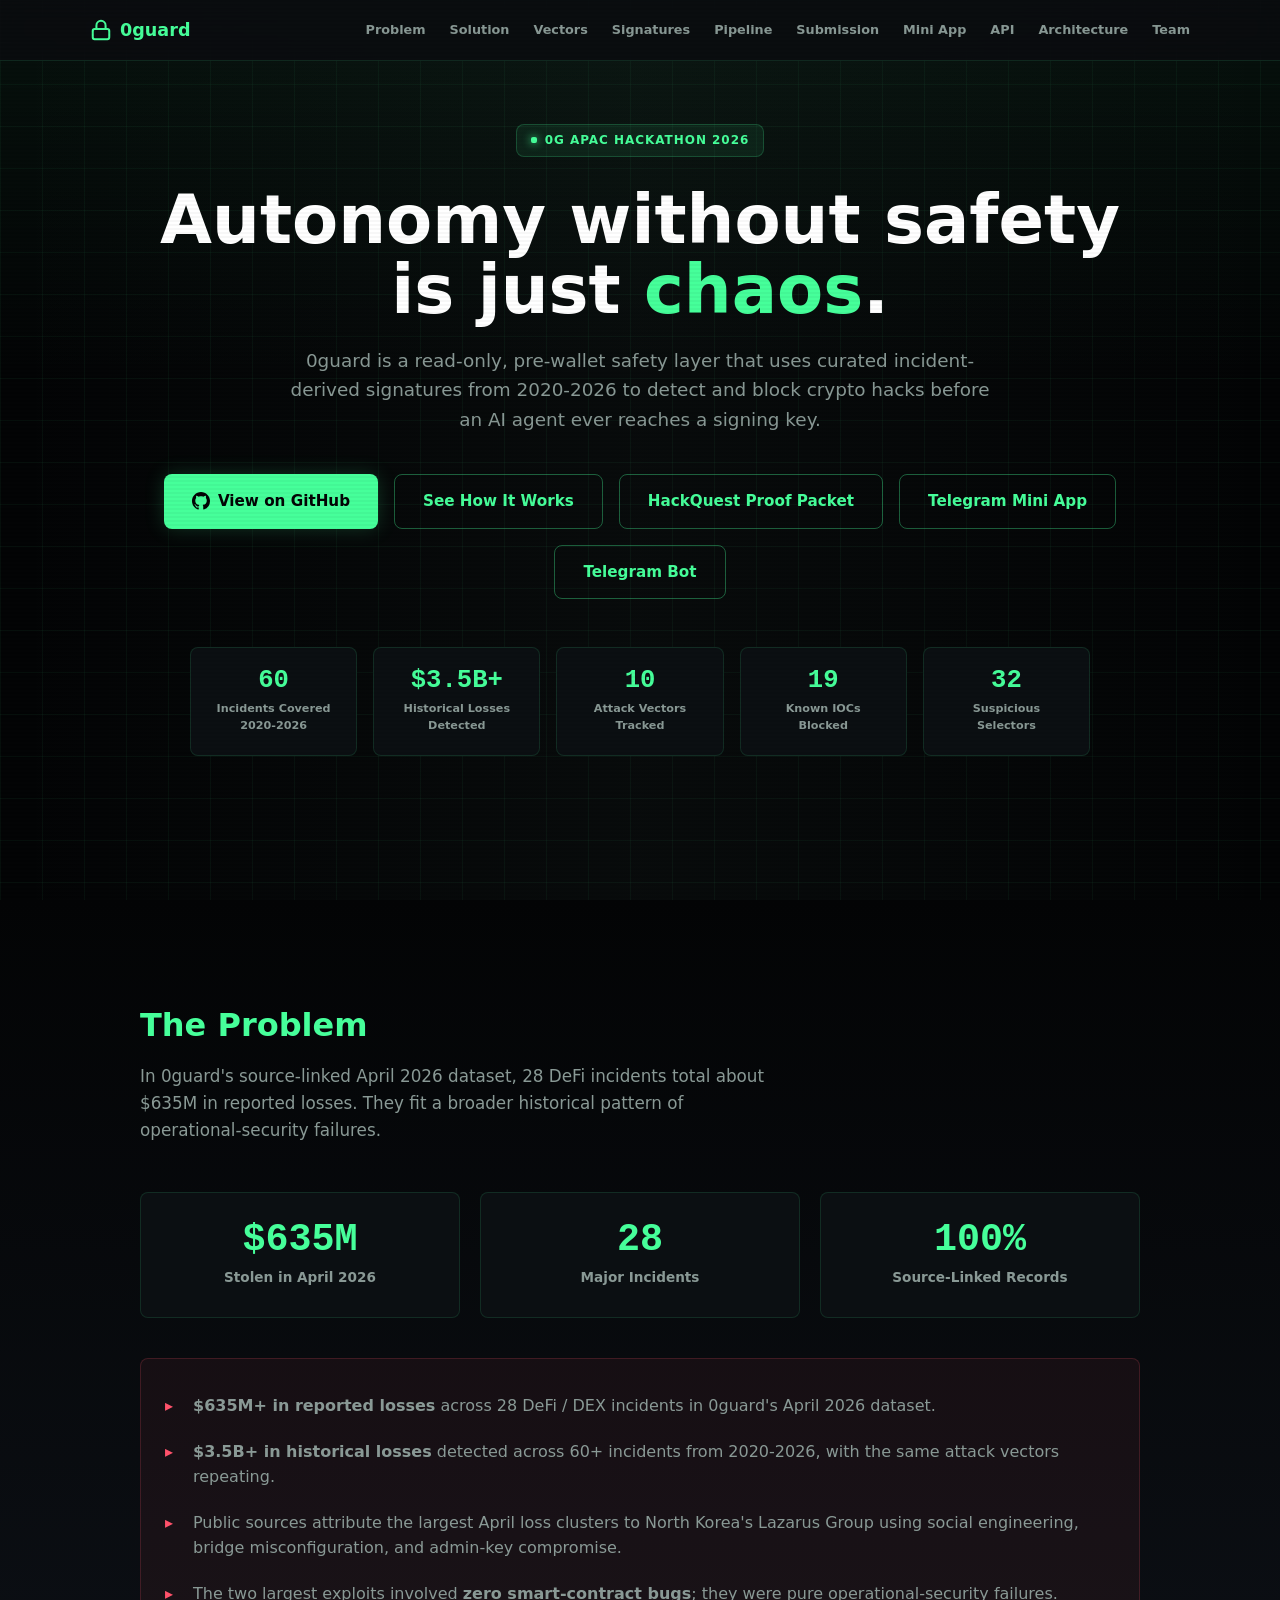
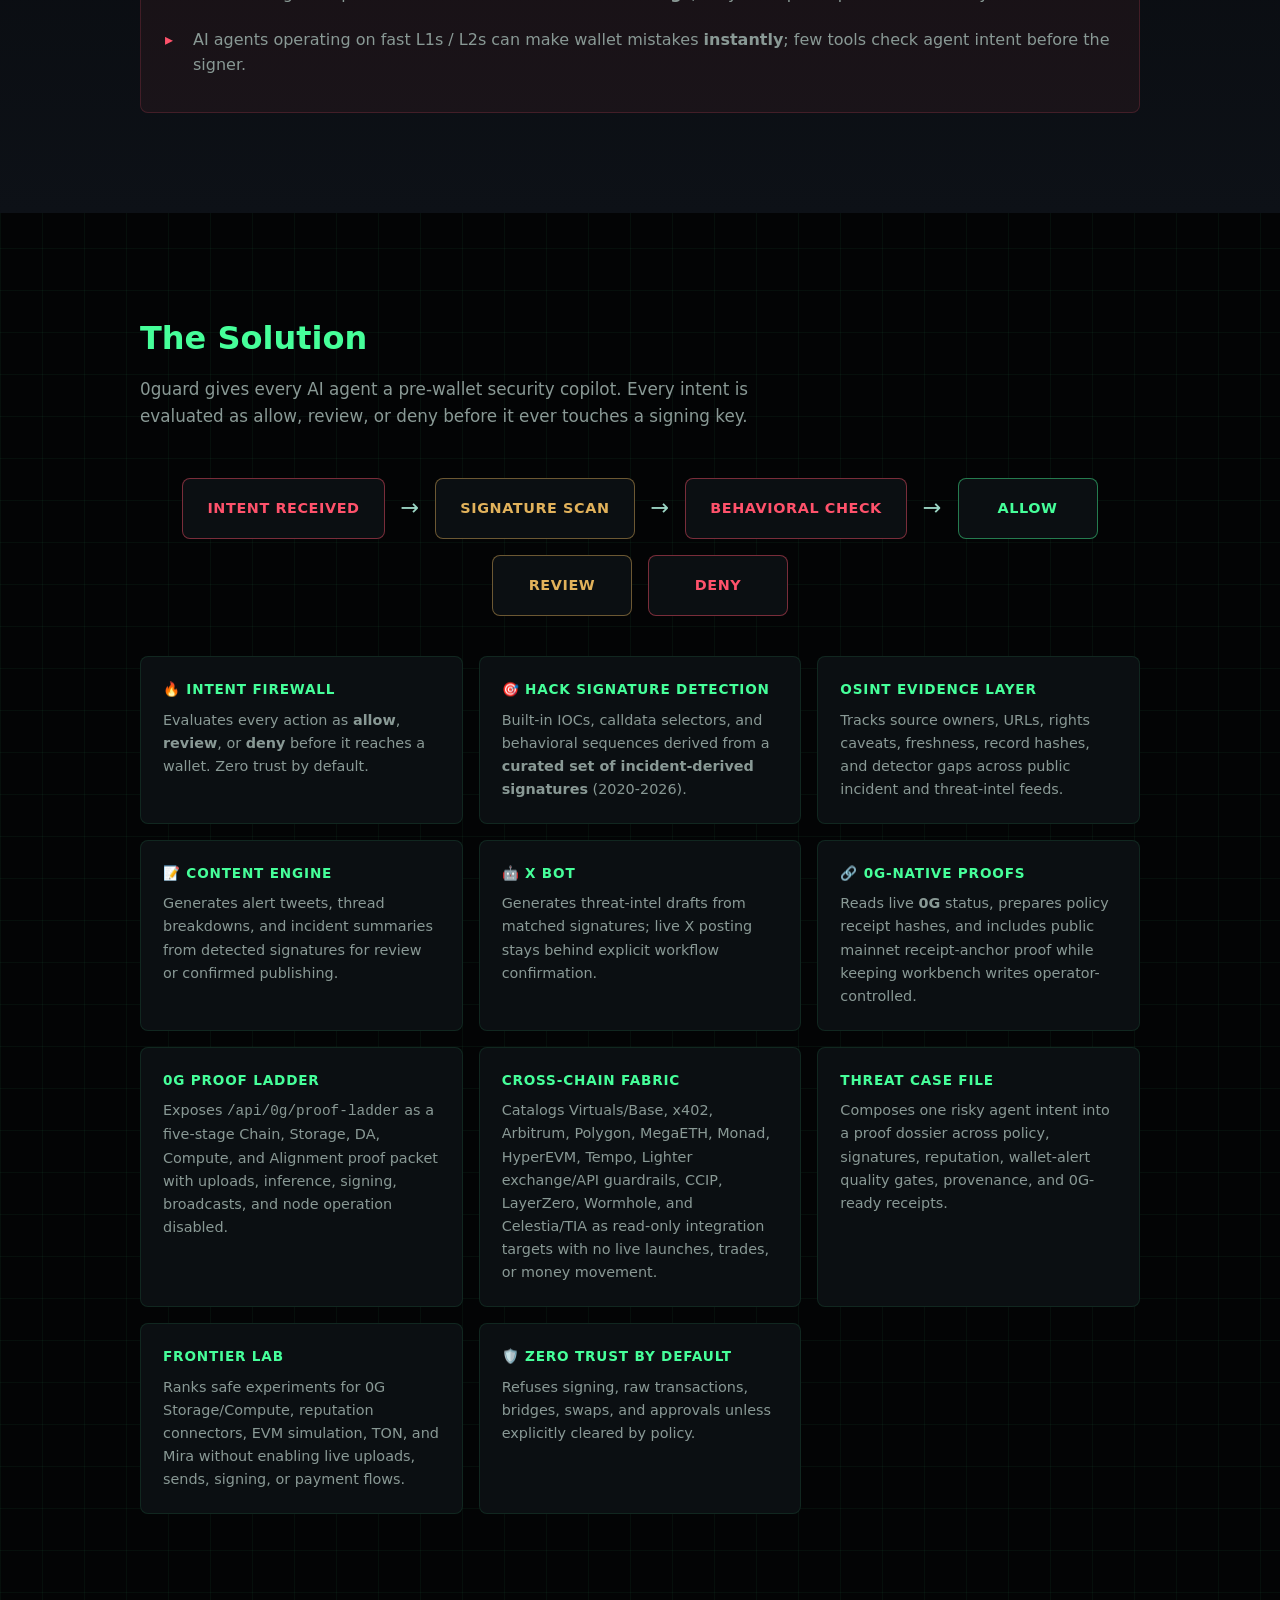
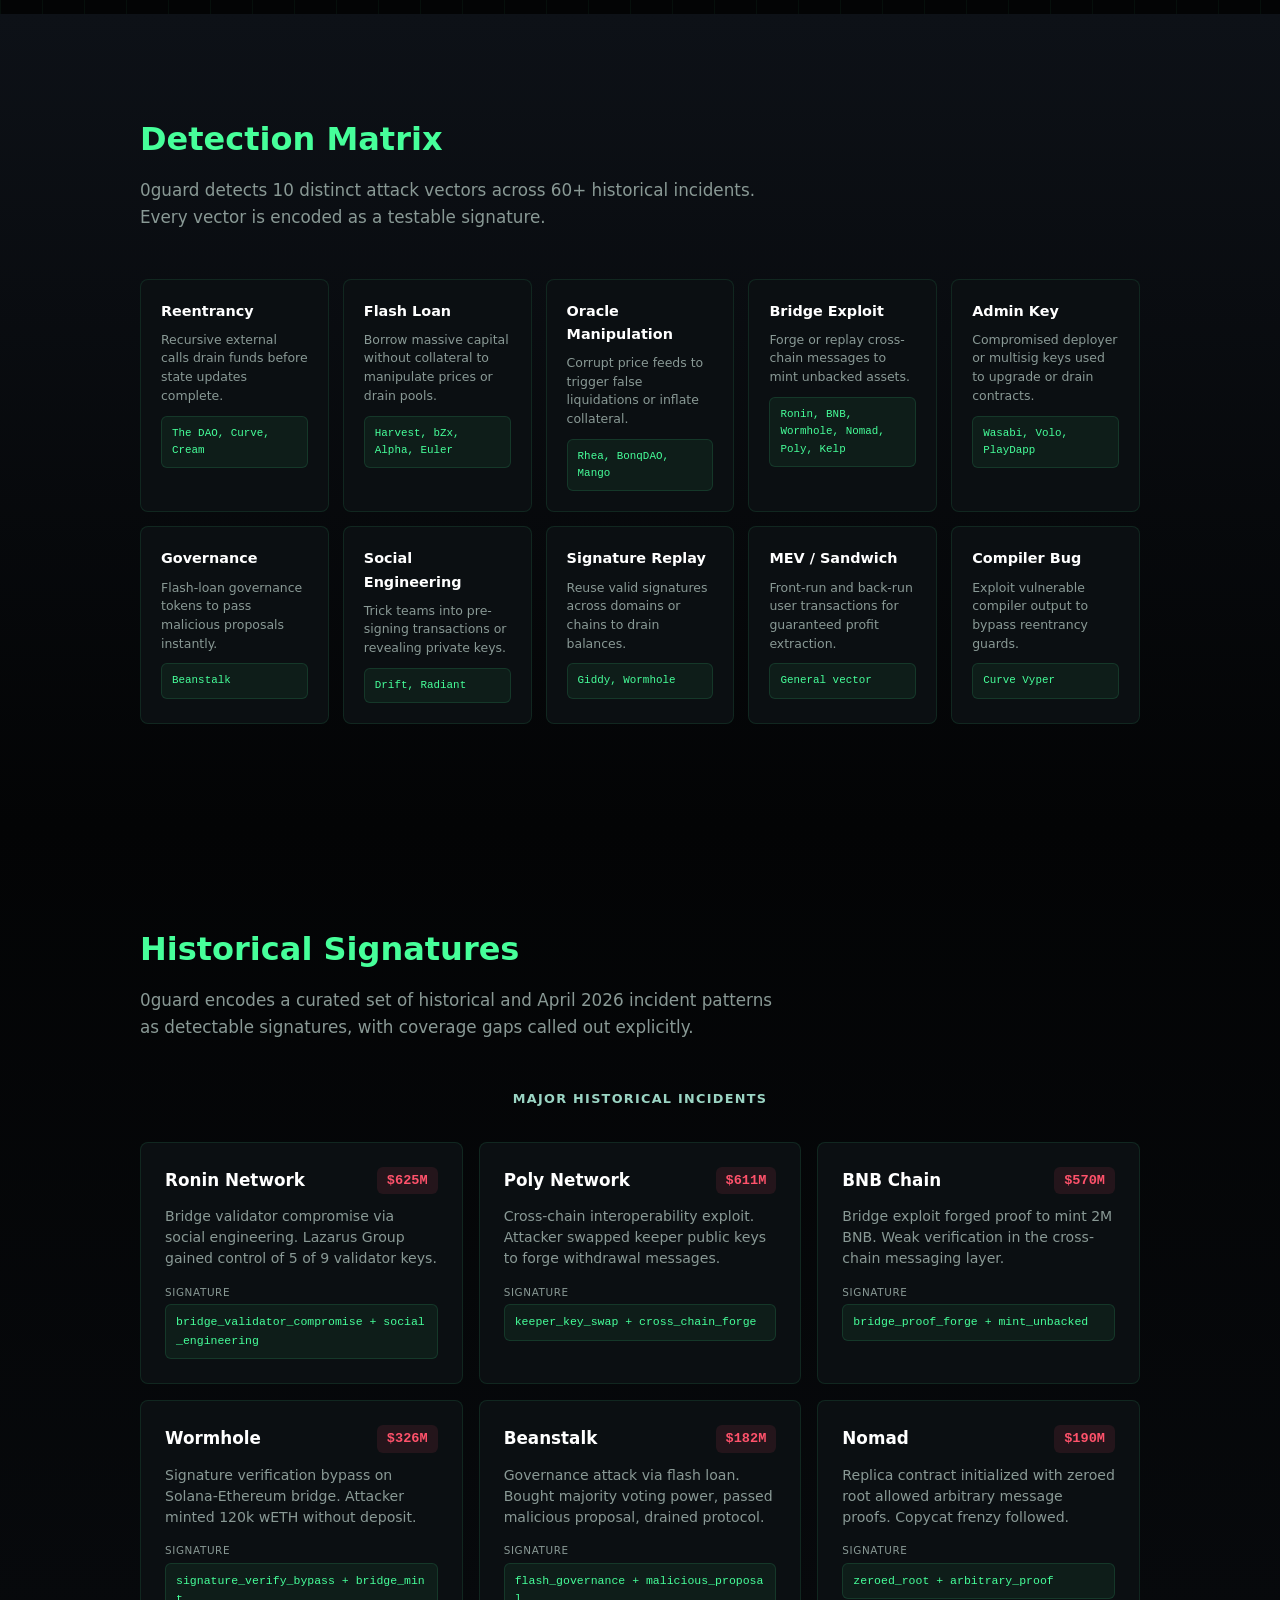
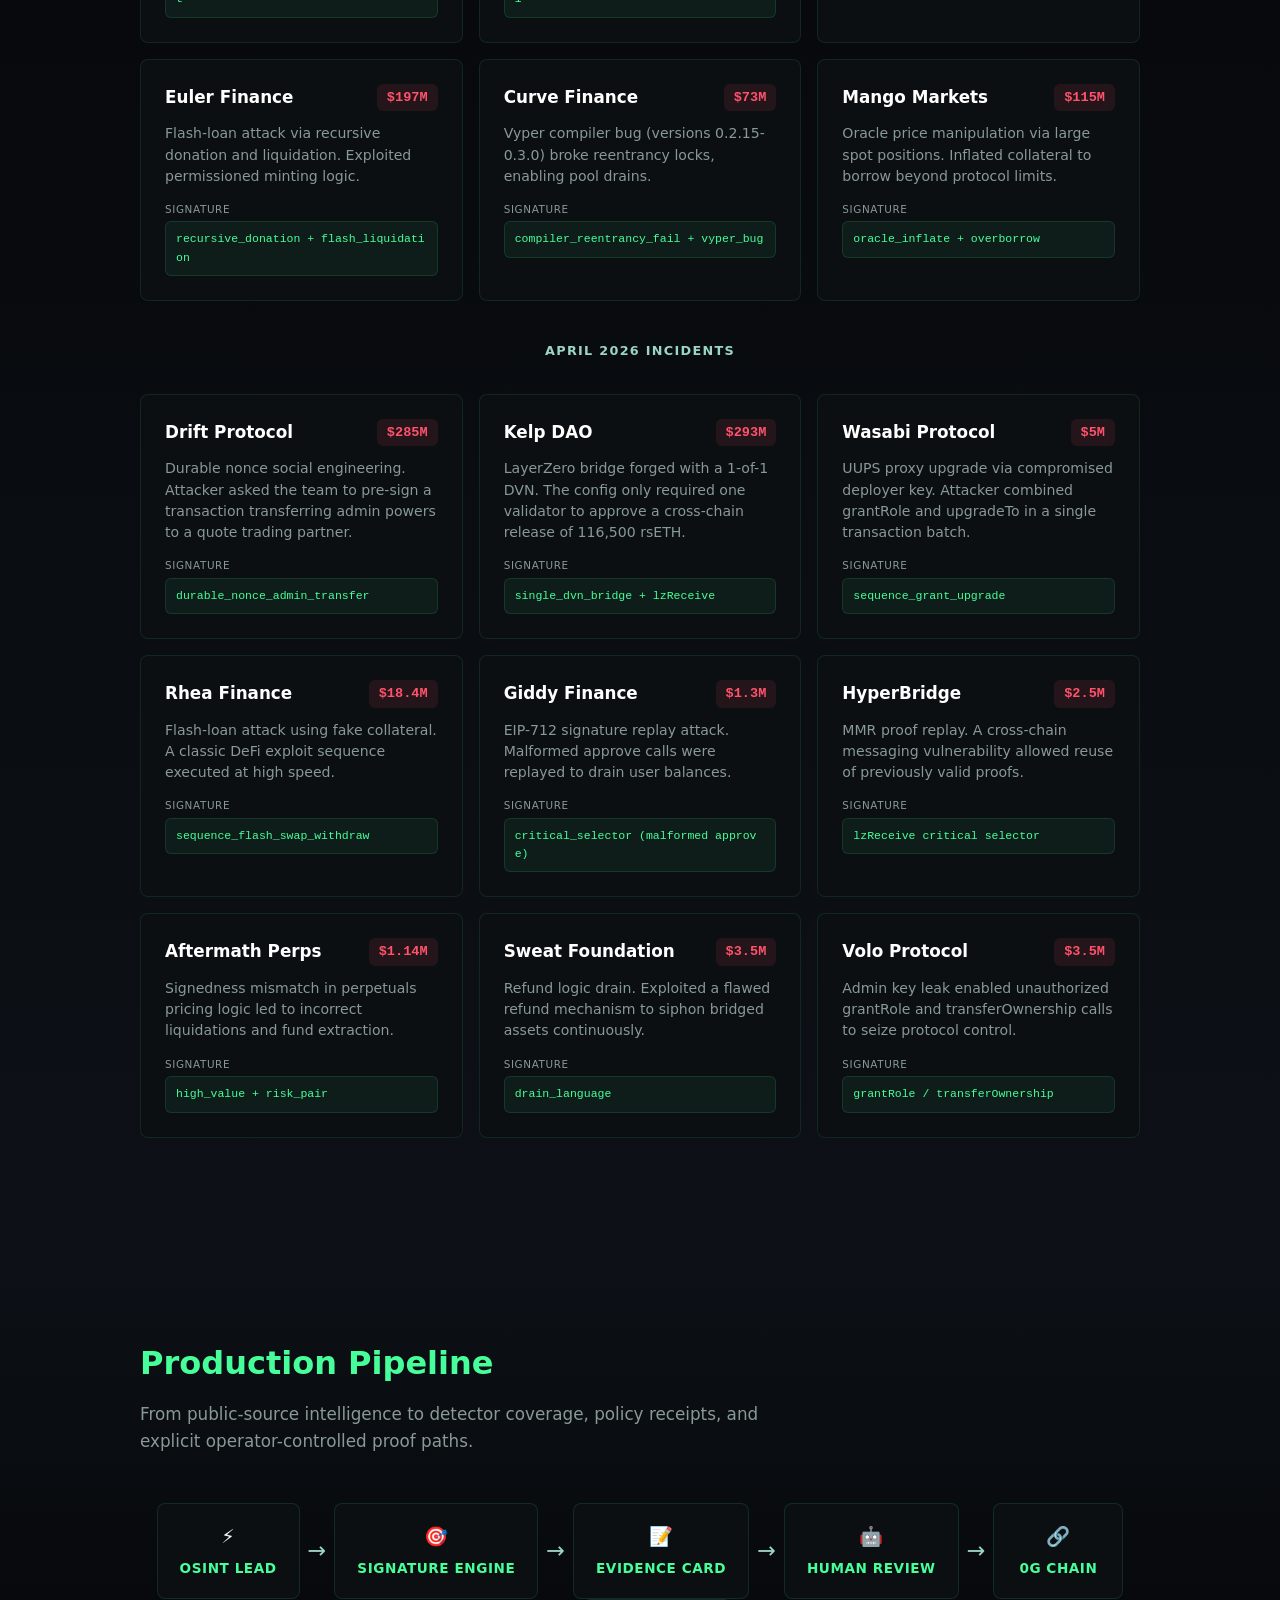
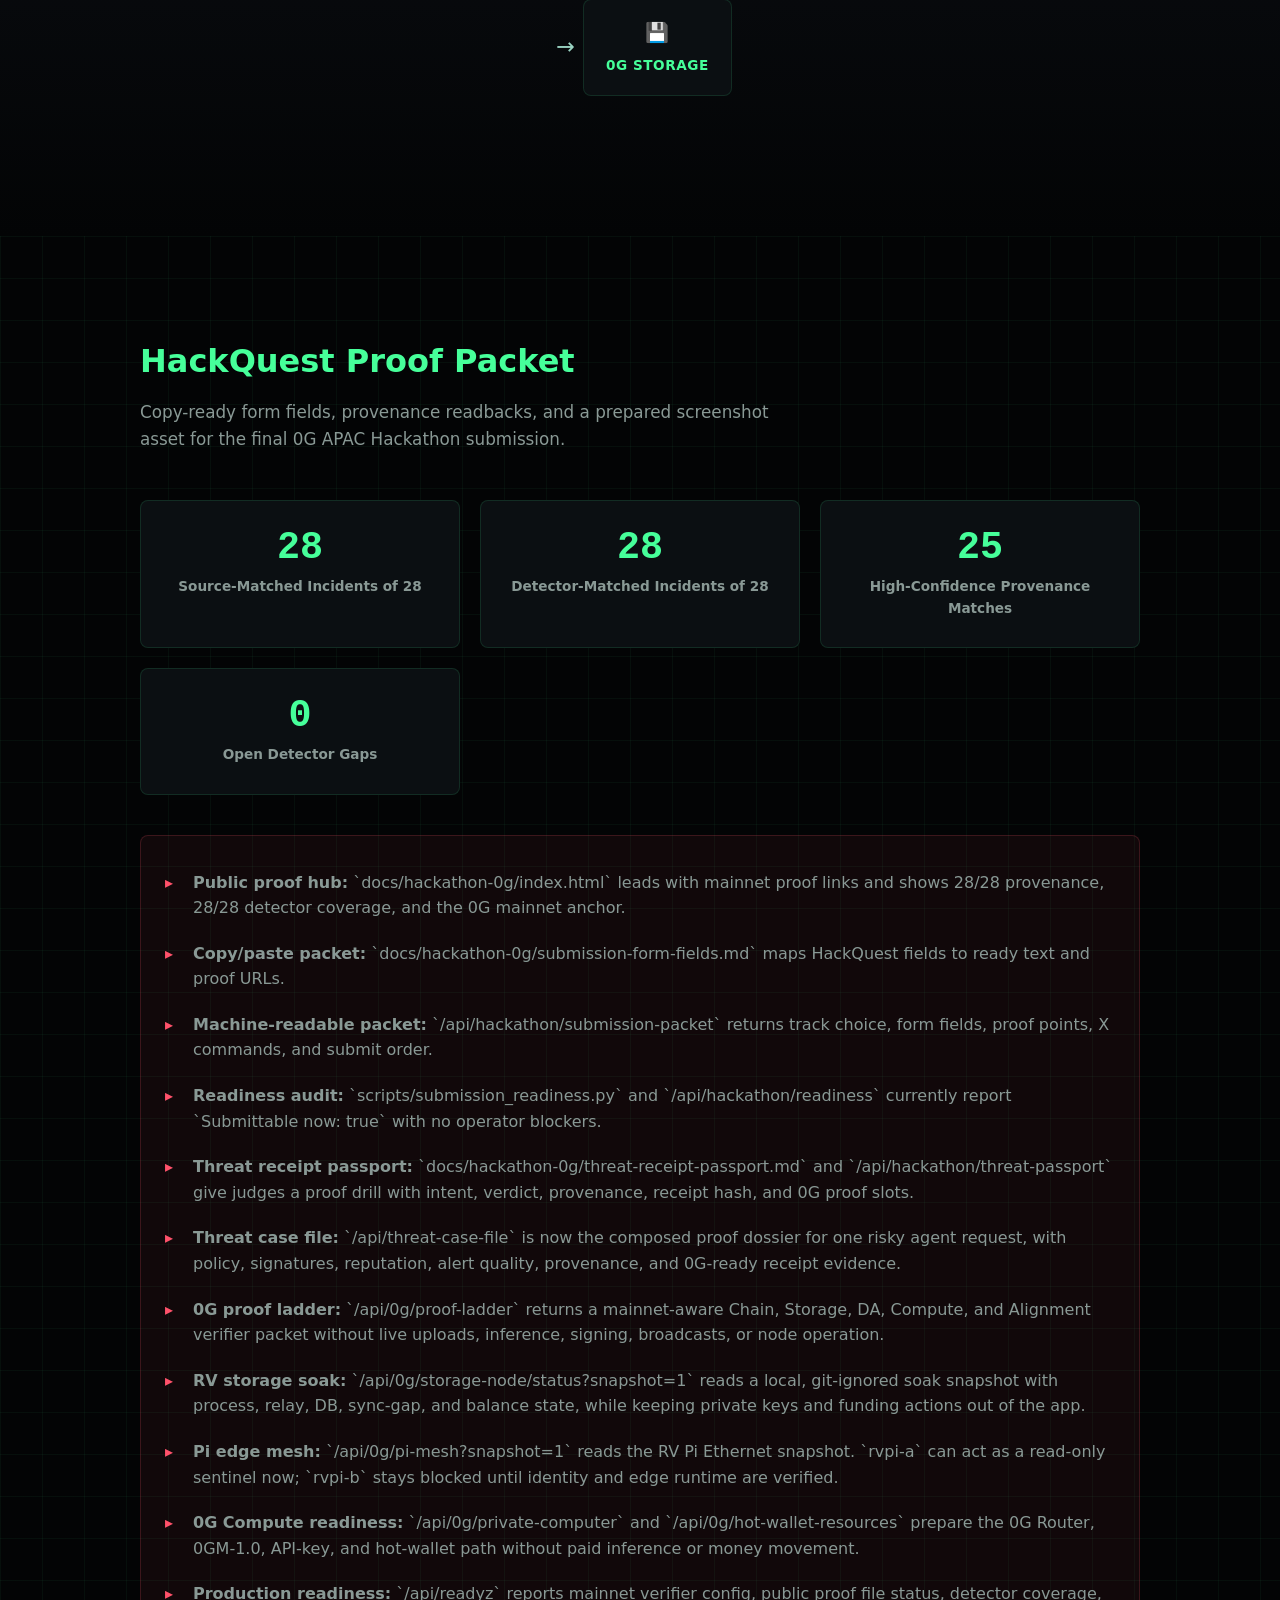
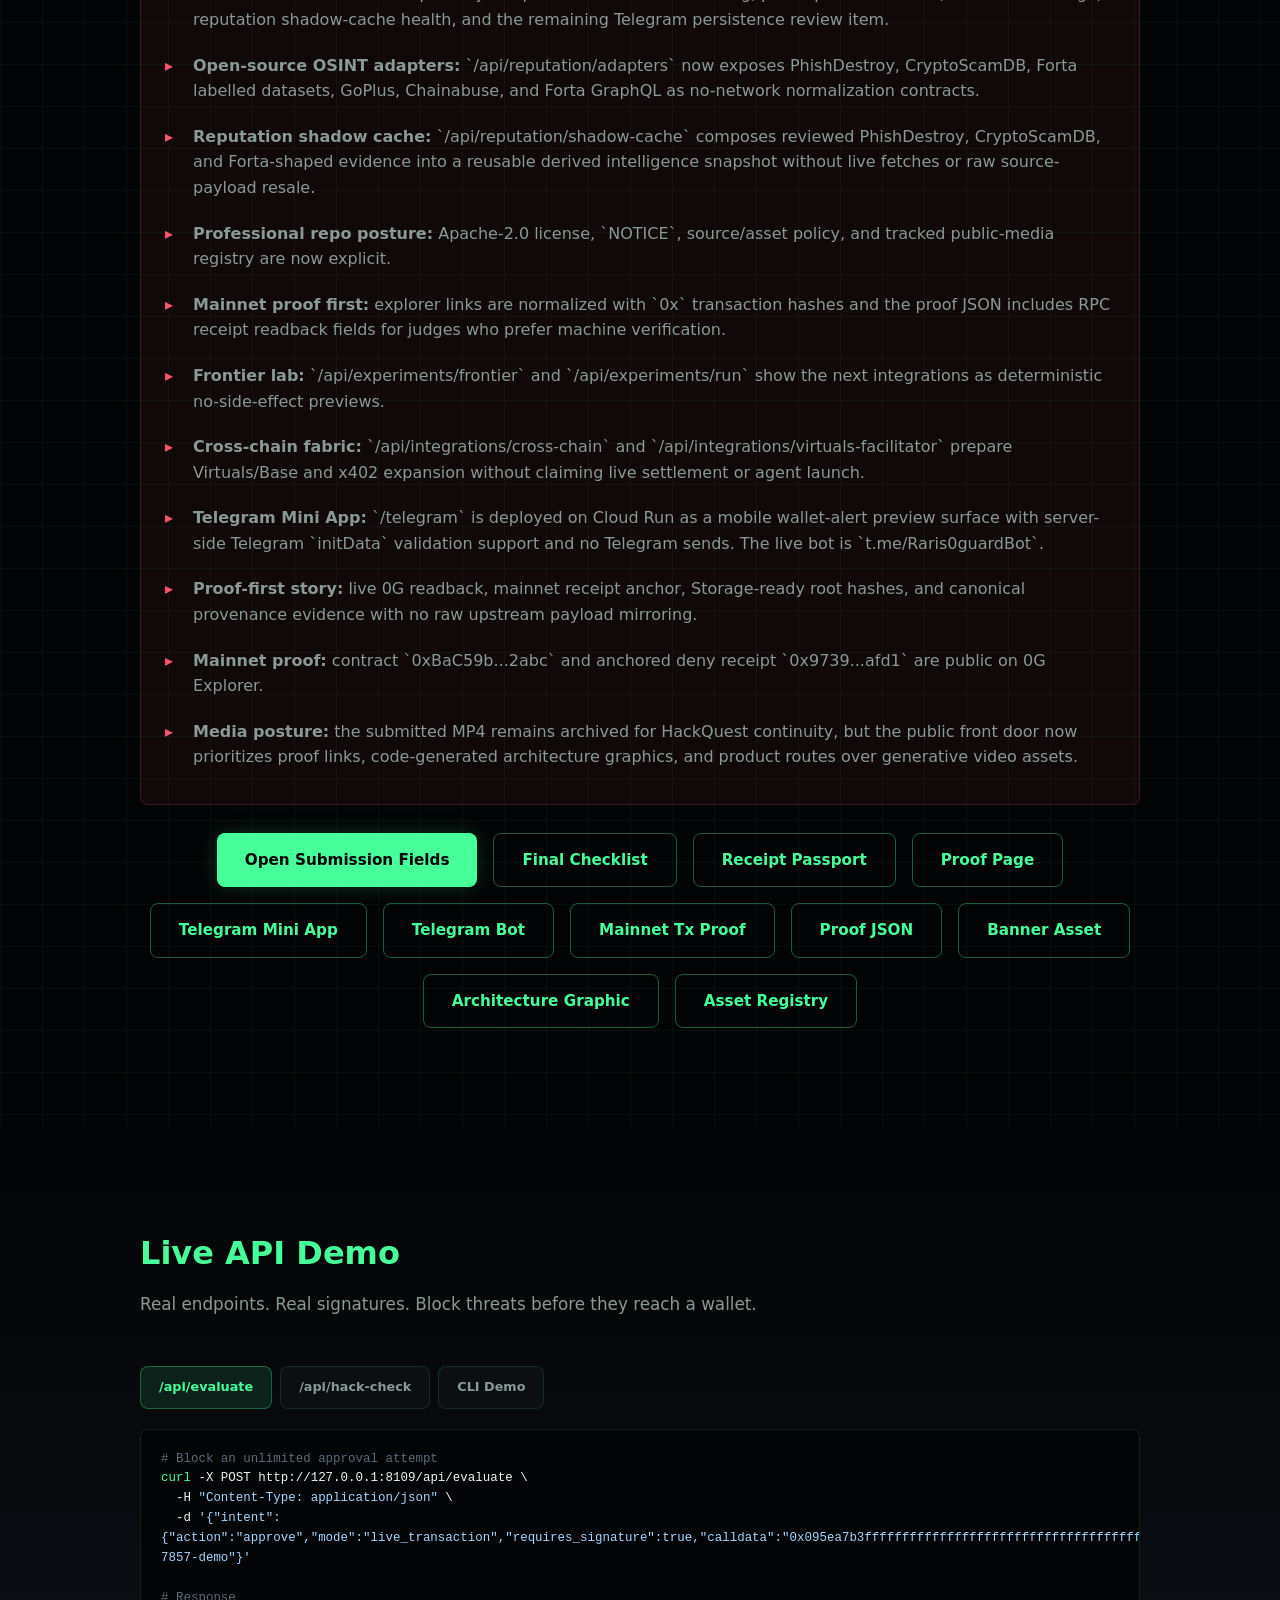
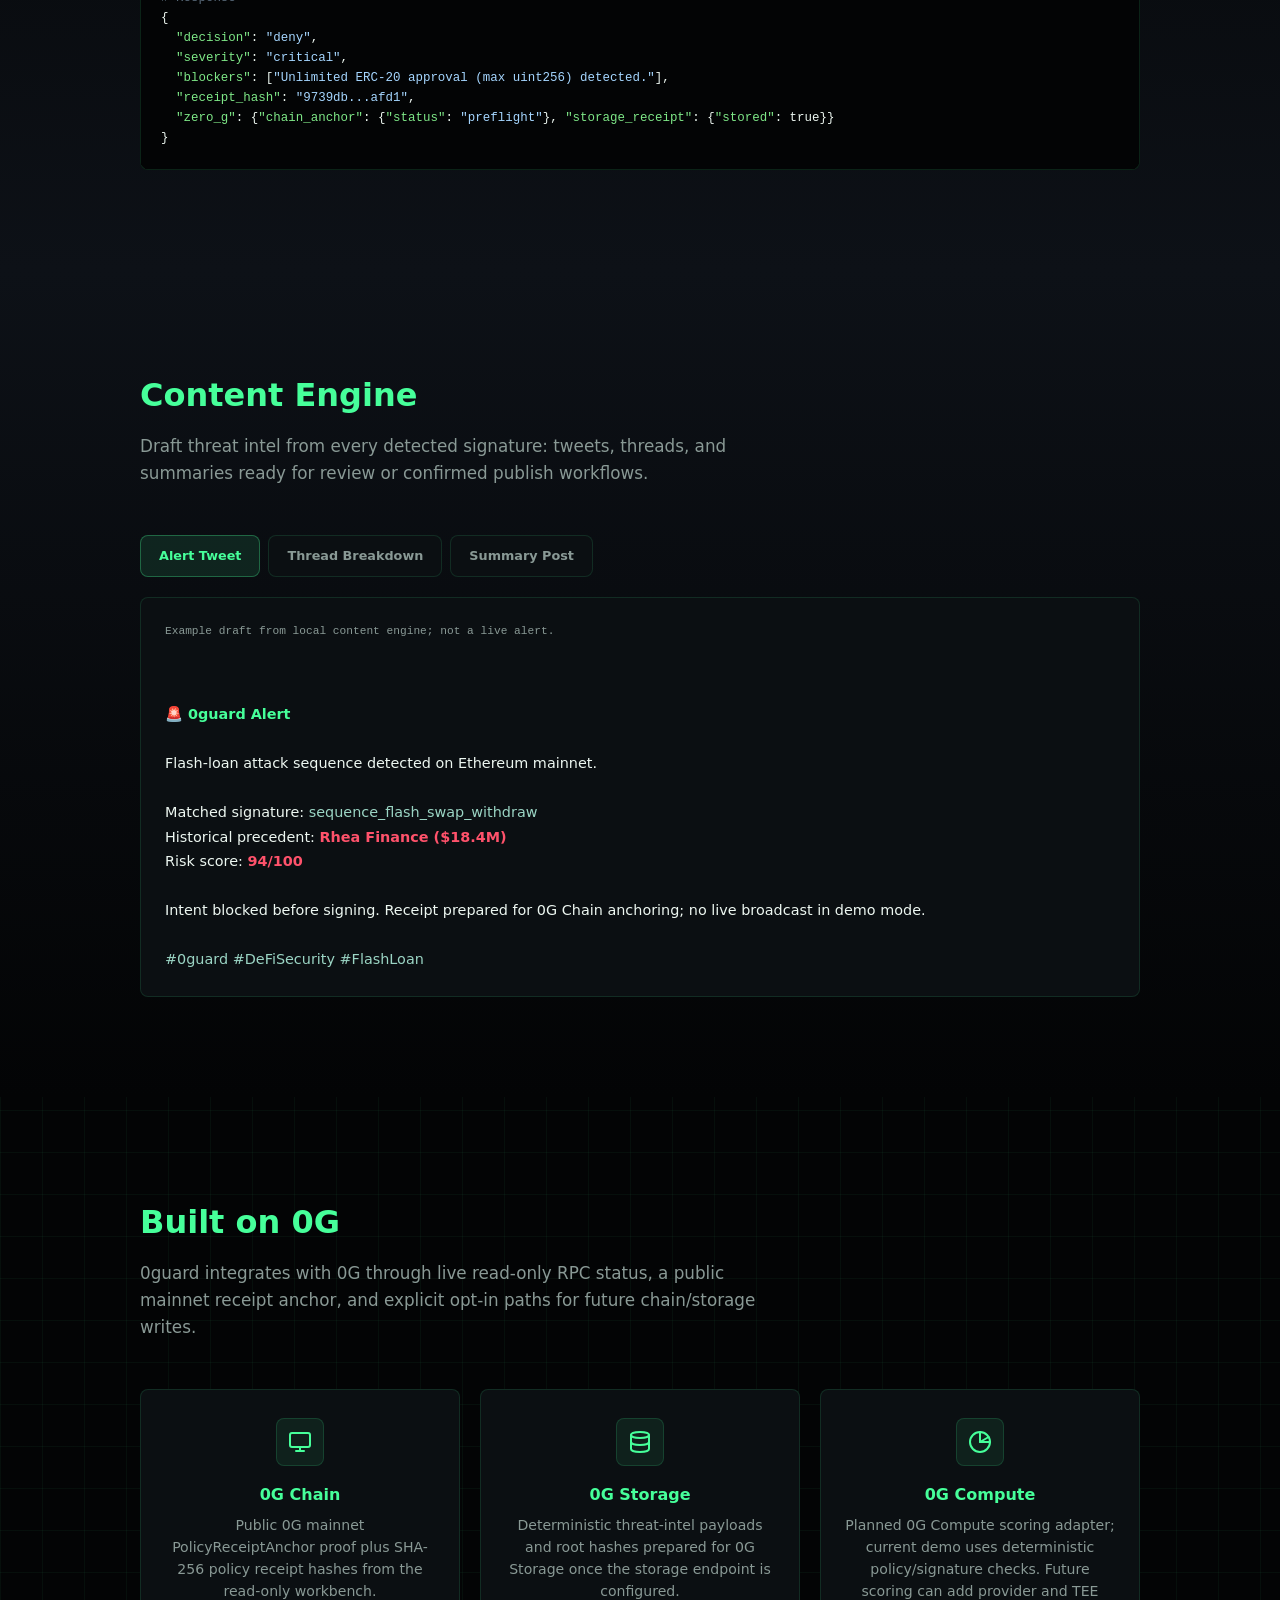
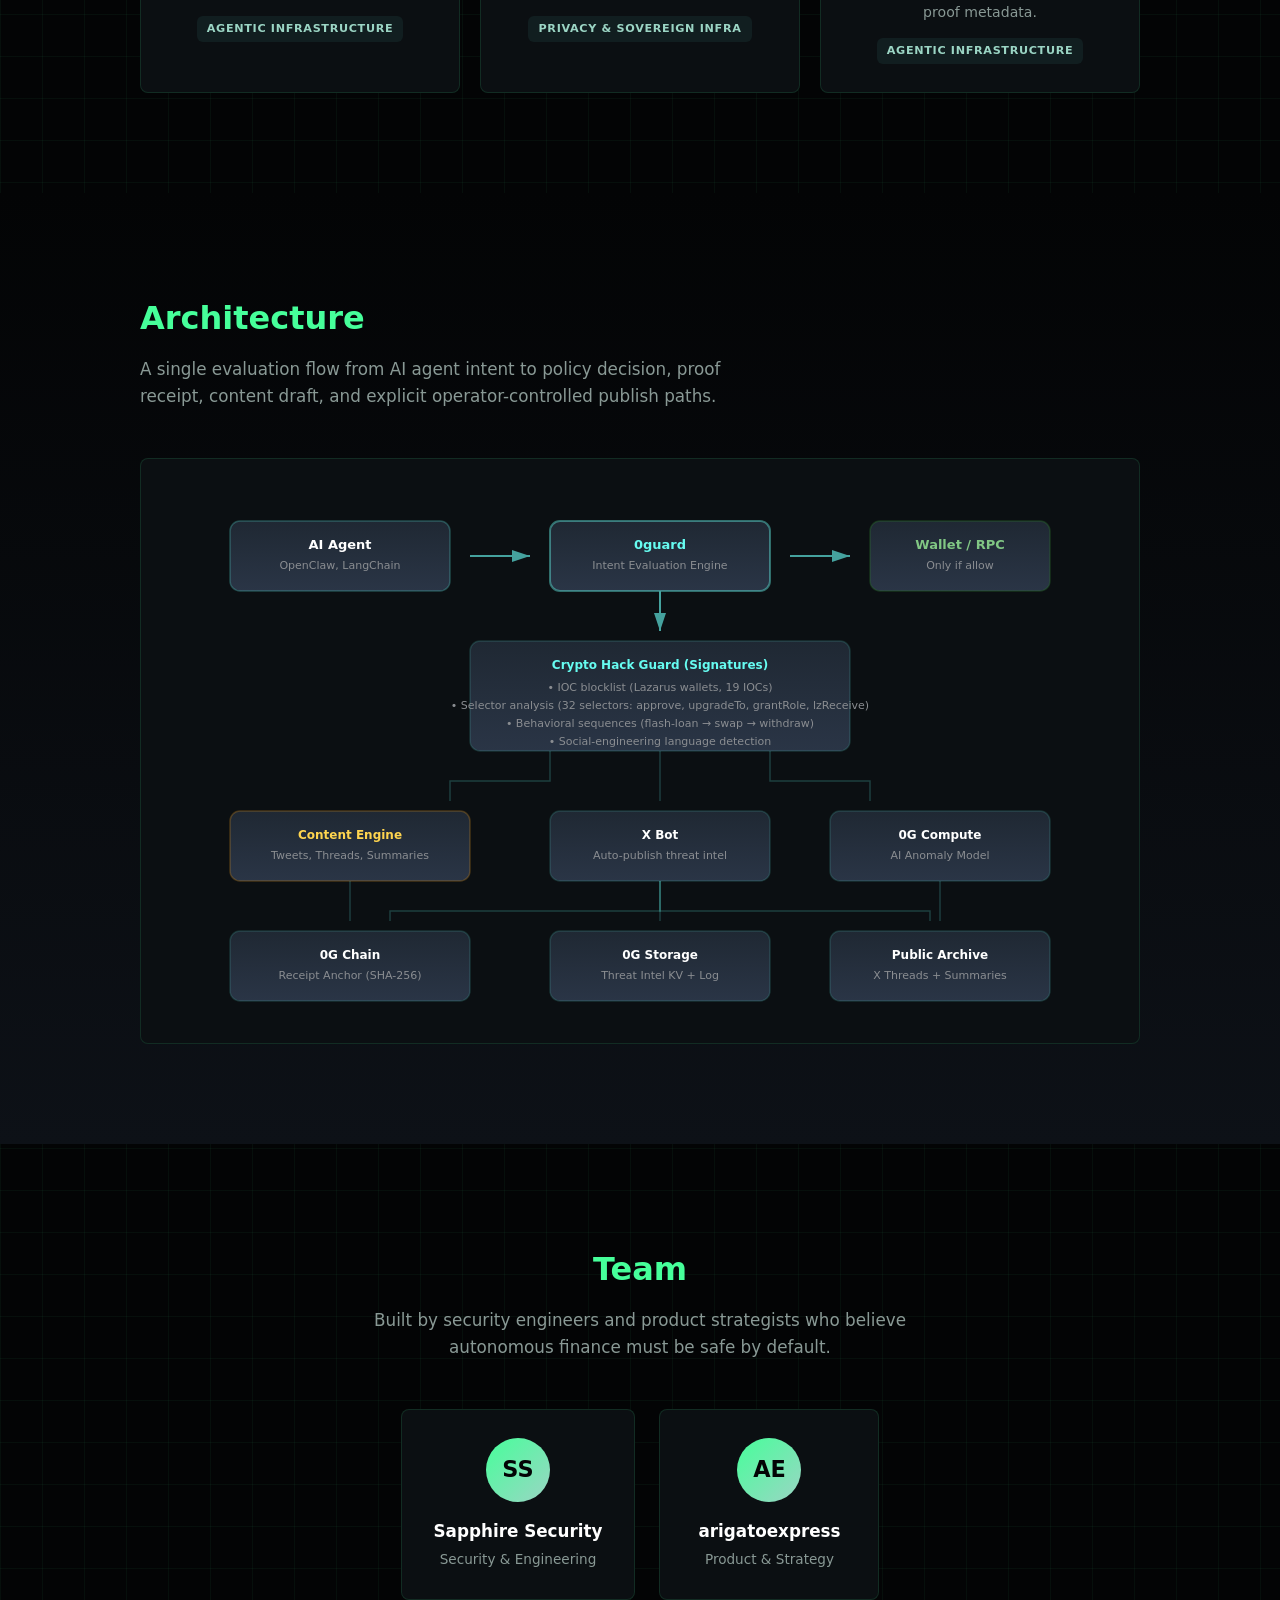
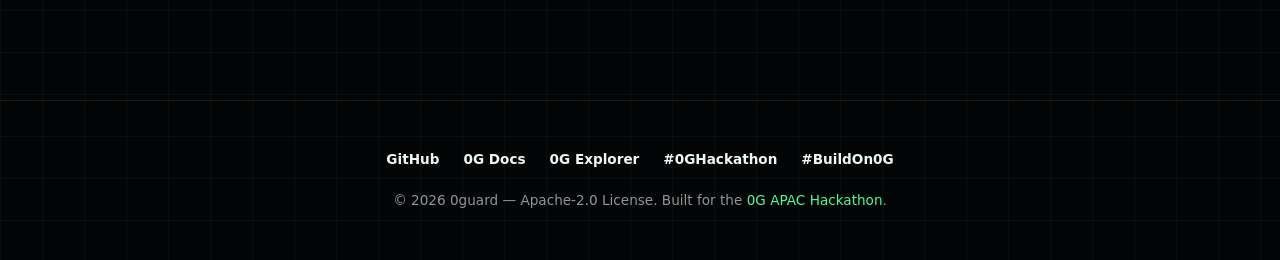
<file: docs/index.html>
<!DOCTYPE html>
<html lang="en">
<head>
  <meta charset="UTF-8">
  <meta name="viewport" content="width=device-width, initial-scale=1.0">
  <title>0guard — AI Agent Firewall for Crypto Hacks</title>
  <meta name="description" content="A read-only, pre-wallet safety layer that uses source-cited OSINT and curated incident-derived signatures to block crypto hacks before an AI agent reaches a signing key. Built on 0G.">
  <!-- Open Graph -->
  <meta property="og:type" content="website">
  <meta property="og:url" content="https://arigatoexpress.github.io/0guard/">
  <meta property="og:title" content="0guard — AI Agent Firewall for Crypto Hacks">
  <meta property="og:description" content="Pre-wallet safety layer using source-cited OSINT and curated incident-derived signatures to block crypto hacks before an AI agent reaches a signing key. Built on 0G.">
  <meta property="og:image" content="https://raw.githubusercontent.com/arigatoexpress/0guard/main/docs/hackathon-0g/assets/0guard-x-banner.png">
  <!-- Twitter Card -->
  <meta name="twitter:card" content="summary_large_image">
  <meta name="twitter:title" content="0guard — AI Agent Firewall for Crypto Hacks">
  <meta name="twitter:description" content="Pre-wallet safety layer using source-cited OSINT and curated incident-derived signatures to block crypto hacks before an AI agent reaches a signing key. Built on 0G.">
  <meta name="twitter:image" content="https://raw.githubusercontent.com/arigatoexpress/0guard/main/docs/hackathon-0g/assets/0guard-x-banner.png">
  <style>
    :root {
      --bg: #030405;
      --bg-card: #0b0f12;
      --bg-elevated: #10161a;
      --text: #edf7f1;
      --text-dim: #899995;
      --cyan: #46ff9a;
      --cyan-glow: rgba(70, 255, 154, 0.22);
      --teal: #9bd5c4;
      --teal-dim: #36545a;
      --allow: #46ff9a;
      --review: #e2b25b;
      --deny: #ff526b;
      --critical: #ff526b;
      --font: system-ui, -apple-system, BlinkMacSystemFont, "Segoe UI", Roboto, sans-serif;
      --mono: "SF Mono", "JetBrains Mono", "Fira Code", Consolas, monospace;
    }
    * { box-sizing: border-box; margin: 0; padding: 0; }
    html { scroll-behavior: smooth; }
    body {
      font-family: var(--font);
      background:
        linear-gradient(rgba(70, 255, 154, 0.045) 1px, transparent 1px),
        linear-gradient(90deg, rgba(70, 255, 154, 0.045) 1px, transparent 1px),
        var(--bg);
      background-size: 42px 42px, 42px 42px, auto;
      color: var(--text);
      line-height: 1.6;
      overflow-x: hidden;
    }
    a { color: var(--cyan); text-decoration: none; }
    a:hover { text-decoration: underline; }
    /* Navigation */
    nav {
      position: fixed; top: 0; left: 0; right: 0;
      background: rgba(11, 12, 16, 0.85);
      backdrop-filter: blur(12px);
      border-bottom: 1px solid rgba(70, 255, 154, 0.12);
      z-index: 1000;
      padding: 0 24px;
    }
    nav .nav-inner {
      max-width: 1100px; margin: 0 auto;
      display: flex; align-items: center; justify-content: space-between;
      height: 60px;
    }
    nav .logo {
      font-weight: 800; font-size: 1.1rem; color: var(--cyan);
      display: flex; align-items: center; gap: 8px;
    }
    nav .logo svg { width: 22px; height: 22px; }
    nav .links {
      display: flex; gap: 24px; font-size: 0.8rem; font-weight: 600;
    }
    nav .links a { color: var(--text-dim); transition: color 0.2s; }
    nav .links a:hover { color: var(--cyan); text-decoration: none; }
    .mobile-menu-btn {
      display: none; background: none; border: none; color: var(--cyan); font-size: 1.4rem; cursor: pointer;
    }
    @media (max-width: 720px) {
      nav .links { display: none; position: absolute; top: 60px; left: 0; right: 0; background: var(--bg); flex-direction: column; padding: 16px 24px; gap: 16px; border-bottom: 1px solid rgba(70, 255, 154, 0.12); }
      nav .links.open { display: flex; }
      .mobile-menu-btn { display: block; }
    }
    /* Sections */
    section { padding: 100px 24px; }
    .inner { max-width: 1000px; margin: 0 auto; }
    .section-title {
      font-size: 2rem; font-weight: 800; color: var(--cyan);
      margin-bottom: 12px; letter-spacing: 0;
    }
    .section-subtitle {
      font-size: 1.05rem; color: var(--text-dim); max-width: 640px; margin-bottom: 48px;
    }
    /* Hero */
    #hero {
      min-height: 100vh; display: flex; align-items: center; justify-content: center;
      text-align: center; position: relative; padding-top: 80px;
    }
    #hero::before {
      content: ""; position: absolute; inset: 0;
      background:
        linear-gradient(180deg, rgba(70, 255, 154, 0.055), transparent 42%),
        linear-gradient(90deg, transparent, rgba(155, 213, 196, 0.035), transparent);
      pointer-events: none;
    }
    .hero-badge {
      display: inline-flex; align-items: center; gap: 8px;
      background: rgba(70, 255, 154, 0.08);
      border: 1px solid rgba(70, 255, 154, 0.2);
      color: var(--cyan); font-size: 0.75rem; font-weight: 700; text-transform: uppercase;
      letter-spacing: 0.08em; padding: 6px 14px; border-radius: 8px; margin-bottom: 28px;
    }
    .hero-badge .dot { width: 6px; height: 6px; background: var(--cyan); border-radius: 2px; box-shadow: 0 0 8px var(--cyan); }
    h1 {
      font-size: 4.2rem; font-weight: 900; color: #fff;
      line-height: 1.05; letter-spacing: 0; margin-bottom: 20px;
    }
    h1 span { color: var(--cyan); }
    .hero-pitch {
      font-size: 1.15rem; color: var(--text-dim); max-width: 720px; margin: 0 auto 40px;
    }
    .hero-ctas {
      display: flex; gap: 16px; justify-content: center; flex-wrap: wrap;
    }
    .btn {
      display: inline-flex; align-items: center; gap: 8px;
      padding: 14px 28px; border-radius: 8px; font-weight: 700; font-size: 0.95rem;
      transition: all 0.2s ease; cursor: pointer; border: none;
    }
    .btn-primary {
      background: var(--cyan); color: var(--bg);
      box-shadow: 0 0 20px rgba(70, 255, 154, 0.18);
    }
    .btn-primary:hover { transform: translateY(-2px); box-shadow: 0 0 30px rgba(70, 255, 154, 0.26); text-decoration: none; }
    .btn-secondary {
      background: transparent; color: var(--cyan);
      border: 1.5px solid rgba(70, 255, 154, 0.35);
    }
    .btn-secondary:hover { background: rgba(70, 255, 154, 0.08); text-decoration: none; }
    /* Hero stats */
    .hero-stats {
      display: grid; grid-template-columns: repeat(5, 1fr); gap: 16px;
      max-width: 900px; margin: 48px auto 0;
    }
    .hero-stat {
      background: var(--bg-card); border: 1px solid rgba(70, 255, 154, 0.12);
      border-radius: 8px; padding: 20px 12px; text-align: center;
      transition: border-color 0.3s, transform 0.3s;
    }
    .hero-stat:hover { border-color: rgba(70, 255, 154, 0.25); transform: translateY(-2px); }
    .hero-stat-number {
      font-family: var(--mono); font-size: 1.6rem; font-weight: 700; color: var(--cyan);
      line-height: 1; margin-bottom: 6px;
    }
    .hero-stat-label { font-size: 0.7rem; color: var(--text-dim); font-weight: 600; }
    @media (max-width: 720px) {
      .hero-stats { grid-template-columns: repeat(2, 1fr); }
      .hero-stat:nth-child(5) { grid-column: span 2; }
      h1 { font-size: 2.6rem; }
      .hero-pitch { font-size: 1rem; }
    }
    /* Problem */
    #problem { background: linear-gradient(180deg, var(--bg) 0%, #0d1117 100%); }
    .stats-grid {
      display: grid; grid-template-columns: repeat(3, 1fr); gap: 20px; margin-top: 32px;
    }
    .stat-card {
      background: var(--bg-card); border: 1px solid rgba(70, 255, 154, 0.12);
      border-radius: 8px; padding: 28px 24px; text-align: center;
      transition: border-color 0.3s, transform 0.3s;
    }
    .stat-card:hover { border-color: rgba(70, 255, 154, 0.25); transform: translateY(-2px); }
    .stat-number {
      font-family: var(--mono); font-size: 2.4rem; font-weight: 700; color: var(--cyan);
      line-height: 1; margin-bottom: 8px;
    }
    .stat-label { font-size: 0.85rem; color: var(--text-dim); font-weight: 600; }
    .problem-body {
      margin-top: 40px; padding: 24px; background: rgba(255, 82, 107, 0.06);
      border: 1px solid rgba(255, 82, 107, 0.18); border-radius: 8px;
    }
    .problem-body ul { list-style: none; }
    .problem-body li {
      padding: 10px 0; padding-left: 28px; position: relative; color: var(--text-dim);
    }
    .problem-body li::before {
      content: "▸"; position: absolute; left: 0; color: var(--deny); font-weight: 700;
    }
    @media (max-width: 640px) {
      .stats-grid { grid-template-columns: 1fr; }
    }
    /* Solution */
    .flow-diagram {
      display: flex; align-items: center; justify-content: center; gap: 16px; flex-wrap: wrap; margin: 40px 0;
    }
    .flow-step {
      background: var(--bg-card); border: 1px solid rgba(70, 255, 154, 0.12);
      border-radius: 8px; padding: 18px 24px; min-width: 140px; text-align: center;
      font-weight: 700; font-size: 0.9rem; letter-spacing: 0.04em; text-transform: uppercase;
      transition: all 0.3s ease;
    }
    .flow-step.allow { border-color: rgba(70, 255, 154, 0.45); color: var(--allow); }
    .flow-step.review { border-color: rgba(226, 178, 91, 0.45); color: var(--review); }
    .flow-step.deny  { border-color: rgba(255, 82, 107, 0.45); color: var(--deny); }
    .flow-step:hover { transform: translateY(-2px); }
    .flow-arrow { color: var(--teal); font-size: 1.4rem; }
    .solution-features {
      display: grid; grid-template-columns: repeat(3, 1fr); gap: 16px; margin-top: 32px;
    }
    .feature {
      background: var(--bg-card); border-radius: 8px; padding: 22px;
      border: 1px solid rgba(70, 255, 154, 0.10);
      transition: border-color 0.3s, transform 0.3s;
    }
    .feature:hover { border-color: rgba(70, 255, 154, 0.22); transform: translateY(-2px); }
    .feature h4 { color: var(--cyan); font-size: 0.85rem; text-transform: uppercase; letter-spacing: 0.06em; margin-bottom: 8px; }
    .feature p { color: var(--text-dim); font-size: 0.9rem; }
    @media (max-width: 720px) {
      .solution-features { grid-template-columns: 1fr; }
    }
    /* Detection Matrix */
    #matrix { background: linear-gradient(180deg, #0d1117 0%, var(--bg) 100%); }
    .matrix-grid {
      display: grid; grid-template-columns: repeat(5, 1fr); gap: 14px; margin-top: 32px;
    }
    .matrix-card {
      background: var(--bg-card); border-radius: 8px; padding: 20px;
      border: 1px solid rgba(70, 255, 154, 0.10);
      transition: all 0.3s ease; position: relative; overflow: hidden;
      cursor: default;
    }
    .matrix-card::before {
      content: ""; position: absolute; top: 0; left: 0; right: 0; height: 3px;
      background: linear-gradient(90deg, var(--cyan), var(--teal)); opacity: 0;
      transition: opacity 0.3s;
    }
    .matrix-card:hover {
      transform: translateY(-2px);
      border-color: rgba(70, 255, 154, 0.22);
      box-shadow: 0 12px 40px rgba(0,0,0,0.4), 0 0 20px rgba(70,255,154,0.06);
    }
    .matrix-card:hover::before { opacity: 1; }
    .matrix-name { font-weight: 800; font-size: 0.9rem; color: #fff; margin-bottom: 8px; }
    .matrix-desc { font-size: 0.78rem; color: var(--text-dim); margin-bottom: 10px; line-height: 1.5; }
    .matrix-examples {
      font-family: var(--mono); font-size: 0.68rem; color: var(--cyan);
      background: rgba(70, 255, 154, 0.06); padding: 8px 10px; border-radius: 6px;
      border: 1px solid rgba(70, 255, 154, 0.12);
    }
    @media (max-width: 900px) {
      .matrix-grid { grid-template-columns: repeat(2, 1fr); }
    }
    @media (max-width: 480px) {
      .matrix-grid { grid-template-columns: 1fr; }
    }
    /* Exploit Cards */
    #signatures { background: linear-gradient(180deg, var(--bg) 0%, #0d1117 100%); }
    .cards-grid {
      display: grid; grid-template-columns: repeat(auto-fit, minmax(260px, 1fr)); gap: 16px; margin-top: 32px;
    }
    .exploit-card {
      background: var(--bg-card); border-radius: 8px; padding: 24px;
      border: 1px solid rgba(70, 255, 154, 0.10);
      transition: all 0.3s ease; position: relative; overflow: hidden;
    }
    .exploit-card::before {
      content: ""; position: absolute; top: 0; left: 0; right: 0; height: 3px;
      background: linear-gradient(90deg, var(--cyan), var(--teal)); opacity: 0;
      transition: opacity 0.3s;
    }
    .exploit-card:hover {
      transform: translateY(-2px);
      border-color: rgba(70, 255, 154, 0.22);
      box-shadow: 0 12px 40px rgba(0,0,0,0.4), 0 0 20px rgba(70,255,154,0.06);
    }
    .exploit-card:hover::before { opacity: 1; }
    .exploit-header { display: flex; justify-content: space-between; align-items: flex-start; margin-bottom: 12px; }
    .exploit-name { font-weight: 800; font-size: 1.05rem; color: #fff; }
    .exploit-amount {
      font-family: var(--mono); font-size: 0.85rem; color: var(--deny); font-weight: 700;
      background: rgba(255, 82, 107, 0.1); padding: 3px 10px; border-radius: 6px;
    }
    .exploit-desc { font-size: 0.88rem; color: var(--text-dim); margin-bottom: 14px; line-height: 1.5; }
    .exploit-sig {
      font-family: var(--mono); font-size: 0.72rem; color: var(--cyan);
      background: rgba(70, 255, 154, 0.06); padding: 8px 10px; border-radius: 6px;
      word-break: break-all; border: 1px solid rgba(70, 255, 154, 0.12);
    }
    .exploit-sig-label { font-size: 0.65rem; text-transform: uppercase; color: var(--text-dim); letter-spacing: 0.06em; margin-bottom: 4px; }
    .sig-divider {
      text-align: center; margin: 40px 0 20px; color: var(--teal); font-size: 0.8rem; font-weight: 700;
      text-transform: uppercase; letter-spacing: 0.1em;
    }
    /* Pipeline */
    #pipeline { background: linear-gradient(180deg, #0d1117 0%, var(--bg) 100%); }
    .pipeline-flow {
      display: flex; align-items: center; justify-content: center; gap: 0; flex-wrap: wrap;
      margin: 40px 0;
    }
    .pipeline-step {
      background: var(--bg-card); border: 1px solid rgba(70, 255, 154, 0.12);
      border-radius: 8px; padding: 18px 22px; text-align: center;
      font-weight: 700; font-size: 0.85rem; min-width: 130px;
      transition: all 0.3s ease;
    }
    .pipeline-step:hover { transform: translateY(-2px); border-color: rgba(70, 255, 154, 0.3); }
    .pipeline-step .step-icon { font-size: 1.2rem; margin-bottom: 6px; display: block; }
    .pipeline-step .step-label { color: var(--cyan); text-transform: uppercase; letter-spacing: 0.04em; }
    .pipeline-arrow {
      color: var(--teal); font-size: 1.4rem; padding: 0 8px;
    }
    @media (max-width: 720px) {
      .pipeline-flow { flex-direction: column; gap: 8px; }
      .pipeline-arrow { transform: rotate(90deg); padding: 4px 0; }
    }
    /* API Demo */
    #api { background: linear-gradient(180deg, var(--bg) 0%, #0d1117 100%); }
    .api-tabs {
      display: flex; gap: 8px; margin-bottom: 20px; flex-wrap: wrap;
    }
    .api-tab {
      background: var(--bg-card); border: 1px solid rgba(70, 255, 154, 0.12);
      color: var(--text-dim); padding: 10px 18px; border-radius: 8px;
      font-weight: 700; font-size: 0.8rem; cursor: pointer; transition: all 0.2s;
    }
    .api-tab.active {
      background: rgba(70, 255, 154, 0.1); color: var(--cyan);
      border-color: rgba(70, 255, 154, 0.3);
    }
    .api-tab:hover:not(.active) { border-color: rgba(70, 255, 154, 0.25); color: var(--text); }
    .api-panel { display: none; }
    .api-panel.active { display: block; }
    .code-block {
      background: #030405; border: 1px solid rgba(70, 255, 154, 0.12);
      border-radius: 8px; padding: 20px; overflow-x: auto;
      font-family: var(--mono); font-size: 0.78rem; line-height: 1.6;
    }
    .code-block .comment { color: #5a6b7b; }
    .code-block .key { color: #7ee787; }
    .code-block .string { color: #a5d6ff; }
    .code-block .num { color: #79c0ff; }
    .code-block .cmd { color: var(--cyan); }
    /* Content Engine */
    #content { background: linear-gradient(180deg, #0d1117 0%, var(--bg) 100%); }
    .content-tabs {
      display: flex; gap: 8px; margin-bottom: 20px; flex-wrap: wrap;
    }
    .content-tab {
      background: var(--bg-card); border: 1px solid rgba(70, 255, 154, 0.12);
      color: var(--text-dim); padding: 10px 18px; border-radius: 8px;
      font-weight: 700; font-size: 0.8rem; cursor: pointer; transition: all 0.2s;
    }
    .content-tab.active {
      background: rgba(70, 255, 154, 0.1); color: var(--cyan);
      border-color: rgba(70, 255, 154, 0.3);
    }
    .content-tab:hover:not(.active) { border-color: rgba(70, 255, 154, 0.25); color: var(--text); }
    .content-panel { display: none; }
    .content-panel.active { display: block; }
    .content-sample {
      background: var(--bg-card); border: 1px solid rgba(70, 255, 154, 0.12);
      border-radius: 8px; padding: 24px; font-size: 0.9rem; line-height: 1.7;
    }
    .content-sample .timestamp {
      font-family: var(--mono); font-size: 0.7rem; color: var(--text-dim); margin-bottom: 12px; display: block;
    }
    .content-sample .handle { color: var(--cyan); font-weight: 700; }
    .content-sample .tag { color: var(--teal); }
    .content-sample .amount { color: var(--deny); font-weight: 700; }
    /* 0G Integration */
    .og-grid {
      display: grid; grid-template-columns: repeat(3, 1fr); gap: 20px; margin-top: 32px;
    }
    .og-col {
      background: var(--bg-card); border-radius: 8px; padding: 28px 24px;
      border: 1px solid rgba(70, 255, 154, 0.12); text-align: center;
      transition: all 0.3s;
    }
    .og-col:hover { border-color: rgba(70, 255, 154, 0.25); transform: translateY(-2px); }
    .og-icon {
      width: 48px; height: 48px; margin: 0 auto 16px;
      background: rgba(70, 255, 154, 0.08); border-radius: 8px;
      display: flex; align-items: center; justify-content: center;
      border: 1px solid rgba(70, 255, 154, 0.15);
    }
    .og-icon svg { width: 24px; height: 24px; }
    .og-col h4 { color: var(--cyan); font-size: 1rem; margin-bottom: 8px; }
    .og-col p { font-size: 0.88rem; color: var(--text-dim); line-height: 1.55; }
    .og-track {
      display: inline-block; margin-top: 14px; font-size: 0.7rem; font-weight: 700;
      text-transform: uppercase; letter-spacing: 0.06em; color: var(--teal);
      background: rgba(69, 162, 158, 0.1); padding: 4px 10px; border-radius: 6px;
    }
    @media (max-width: 720px) {
      .og-grid { grid-template-columns: 1fr; }
    }
    /* Architecture */
    #architecture { background: linear-gradient(180deg, var(--bg) 0%, #0d1117 100%); }
    .arch-diagram {
      background: var(--bg-card); border-radius: 8px; padding: 32px;
      border: 1px solid rgba(70, 255, 154, 0.12); overflow-x: auto;
    }
    .arch-diagram svg { width: 100%; height: auto; max-width: 900px; display: block; margin: 0 auto; }
    /* Team */
    .team-grid {
      display: flex; gap: 24px; justify-content: center; flex-wrap: wrap; margin-top: 32px;
    }
    .team-card {
      background: var(--bg-card); border-radius: 8px; padding: 28px 32px;
      border: 1px solid rgba(70, 255, 154, 0.12); text-align: center; min-width: 220px;
      transition: all 0.3s;
    }
    .team-card:hover { border-color: rgba(70, 255, 154, 0.22); transform: translateY(-2px); }
    .team-avatar {
      width: 64px; height: 64px; border-radius: 50%; margin: 0 auto 16px;
      background: linear-gradient(135deg, var(--cyan), var(--teal));
      display: flex; align-items: center; justify-content: center;
      font-weight: 900; font-size: 1.4rem; color: var(--bg);
    }
    .team-card h4 { color: #fff; font-size: 1.05rem; margin-bottom: 4px; }
    .team-card p { color: var(--text-dim); font-size: 0.85rem; }
    /* Footer */
    footer {
      border-top: 1px solid rgba(70, 255, 154, 0.12); padding: 48px 24px;
      text-align: center; color: var(--text-dim); font-size: 0.85rem;
    }
    footer .footer-links {
      display: flex; gap: 24px; justify-content: center; flex-wrap: wrap; margin-bottom: 20px;
    }
    footer .footer-links a { color: var(--text); font-weight: 600; }
    footer .footer-links a:hover { color: var(--cyan); }
    /* Scroll reveal */
    .reveal { opacity: 0; transform: translateY(30px); transition: all 0.7s ease; }
    .reveal.visible { opacity: 1; transform: translateY(0); }
    /* Scanline effect */
    body::after {
      content: ""; position: fixed; inset: 0; pointer-events: none; z-index: 9999;
      background: repeating-linear-gradient(
        0deg, transparent, transparent 2px, rgba(0,0,0,0.03) 2px, rgba(0,0,0,0.03) 4px
      );
    }
  </style>
</head>
<body>
  <nav>
    <div class="nav-inner">
      <div class="logo">
        <svg viewBox="0 0 24 24" fill="none" stroke="currentColor" stroke-width="2.2" stroke-linecap="round" stroke-linejoin="round"><rect x="3" y="11" width="18" height="11" rx="2" ry="2"></rect><path d="M7 11V7a5 5 0 0 1 10 0v4"></path></svg>
        0guard
      </div>
      <button class="mobile-menu-btn" onclick="document.querySelector('nav .links').classList.toggle('open')">☰</button>
      <div class="links">
        <a href="#problem">Problem</a>
        <a href="#solution">Solution</a>
        <a href="#matrix">Vectors</a>
        <a href="#signatures">Signatures</a>
        <a href="#pipeline">Pipeline</a>
        <a href="#submission">Submission</a>
        <a href="https://guard0-miniapp-s77j6bxyra-uc.a.run.app/telegram" target="_blank" rel="noopener">Mini App</a>
        <a href="#api">API</a>
        <a href="#architecture">Architecture</a>
        <a href="#team">Team</a>
      </div>
    </div>
  </nav>
  <!-- Hero -->
  <section id="hero">
    <div class="inner">
      <div class="hero-badge reveal">
        <span class="dot"></span>
        0G APAC Hackathon 2026
      </div>
      <h1 class="reveal">Autonomy without safety<br>is just <span>chaos</span>.</h1>
      <p class="hero-pitch reveal">
        0guard is a read-only, pre-wallet safety layer that uses curated incident-derived signatures from 2020-2026
        to detect and block crypto hacks before an AI agent ever reaches a signing key.
      </p>
      <div class="hero-ctas reveal">
        <a class="btn btn-primary" href="https://github.com/arigatoexpress/0guard" target="_blank" rel="noopener">
          <svg width="18" height="18" viewBox="0 0 24 24" fill="currentColor"><path d="M12 0C5.37 0 0 5.37 0 12c0 5.31 3.435 9.795 8.205 11.385.6.105.825-.255.825-.57 0-.285-.015-1.23-.015-2.235-3.015.555-3.795-.735-4.035-1.41-.135-.345-.72-1.41-1.23-1.695-.42-.225-1.02-.78-.015-.795.945-.015 1.62.87 1.845 1.23 1.08 1.815 2.805 1.305 3.495.99.105-.78.42-1.305.765-1.605-2.67-.3-5.46-1.335-5.46-5.925 0-1.305.465-2.385 1.23-3.225-.12-.3-.54-1.53.12-3.18 0 0 1.005-.315 3.3 1.23.96-.27 1.98-.405 3-.405s2.04.135 3 .405c2.295-1.56 3.3-1.23 3.3-1.23.66 1.65.24 2.88.12 3.18.765.84 1.23 1.905 1.23 3.225 0 4.605-2.805 5.625-5.475 5.925.435.375.81 1.095.81 2.22 0 1.605-.015 2.895-.015 3.3 0 .315.225.69.825.57A12.02 12.02 0 0024 12c0-6.63-5.37-12-12-12z"/></svg>
          View on GitHub
        </a>
        <a class="btn btn-secondary" href="#solution">
          See How It Works
        </a>
        <a class="btn btn-secondary" href="hackathon-0g/">
          HackQuest Proof Packet
        </a>
        <a class="btn btn-secondary" href="https://guard0-miniapp-s77j6bxyra-uc.a.run.app/telegram" target="_blank" rel="noopener">
          Telegram Mini App
        </a>
        <a class="btn btn-secondary" href="https://t.me/Raris0guardBot" target="_blank" rel="noopener">
          Telegram Bot
        </a>
      </div>
      <div class="hero-stats reveal">
        <div class="hero-stat">
          <div class="hero-stat-number" data-target="60">0</div>
          <div class="hero-stat-label">Incidents Covered<br>2020-2026</div>
        </div>
        <div class="hero-stat">
          <div class="hero-stat-number" data-target="3.5" data-prefix="$" data-suffix="B+">$0B+</div>
          <div class="hero-stat-label">Historical Losses<br>Detected</div>
        </div>
        <div class="hero-stat">
          <div class="hero-stat-number" data-target="10">0</div>
          <div class="hero-stat-label">Attack Vectors<br>Tracked</div>
        </div>
        <div class="hero-stat">
          <div class="hero-stat-number" data-target="19">0</div>
          <div class="hero-stat-label">Known IOCs<br>Blocked</div>
        </div>
        <div class="hero-stat">
          <div class="hero-stat-number" data-target="32">0</div>
          <div class="hero-stat-label">Suspicious<br>Selectors</div>
        </div>
      </div>
    </div>
  </section>
  <!-- Problem -->
  <section id="problem">
    <div class="inner">
      <h2 class="section-title reveal">The Problem</h2>
      <p class="section-subtitle reveal">
        In 0guard's source-linked April 2026 dataset, 28 DeFi incidents total about $635M in reported losses. They fit a broader historical pattern of operational-security failures.
      </p>
      <div class="stats-grid reveal">
        <div class="stat-card">
          <div class="stat-number" data-target="635">$0M</div>
          <div class="stat-label">Stolen in April 2026</div>
        </div>
        <div class="stat-card">
          <div class="stat-number" data-target="28">0</div>
          <div class="stat-label">Major Incidents</div>
        </div>
        <div class="stat-card">
          <div class="stat-number" data-target="100">0%</div>
          <div class="stat-label">Source-Linked Records</div>
        </div>
      </div>
      <div class="problem-body reveal">
        <ul>
          <li><strong>$635M+ in reported losses</strong> across 28 DeFi / DEX incidents in 0guard's April 2026 dataset.</li>
          <li><strong>$3.5B+ in historical losses</strong> detected across 60+ incidents from 2020-2026, with the same attack vectors repeating.</li>
          <li>Public sources attribute the largest April loss clusters to North Korea's Lazarus Group using social engineering, bridge misconfiguration, and admin-key compromise.</li>
          <li>The two largest exploits involved <strong>zero smart-contract bugs</strong>; they were pure operational-security failures.</li>
          <li>AI agents operating on fast L1s / L2s can make wallet mistakes <strong>instantly</strong>; few tools check agent intent before the signer.</li>
        </ul>
      </div>
    </div>
  </section>
  <!-- Solution -->
  <section id="solution">
    <div class="inner">
      <h2 class="section-title reveal">The Solution</h2>
      <p class="section-subtitle reveal">
        0guard gives every AI agent a pre-wallet security copilot. Every intent is evaluated as allow, review, or deny before it ever touches a signing key.
      </p>
      <div class="flow-diagram reveal">
        <div class="flow-step deny">Intent Received</div>
        <div class="flow-arrow">→</div>
        <div class="flow-step review">Signature Scan</div>
        <div class="flow-arrow">→</div>
        <div class="flow-step deny">Behavioral Check</div>
        <div class="flow-arrow">→</div>
        <div class="flow-step allow">Allow</div>
        <div class="flow-step review">Review</div>
        <div class="flow-step deny">Deny</div>
      </div>
      <div class="solution-features reveal">
        <div class="feature">
          <h4>🔥 Intent Firewall</h4>
          <p>Evaluates every action as <strong>allow</strong>, <strong>review</strong>, or <strong>deny</strong> before it reaches a wallet. Zero trust by default.</p>
        </div>
        <div class="feature">
          <h4>🎯 Hack Signature Detection</h4>
          <p>Built-in IOCs, calldata selectors, and behavioral sequences derived from a <strong>curated set of incident-derived signatures</strong> (2020-2026).</p>
        </div>
        <div class="feature">
          <h4>OSINT Evidence Layer</h4>
          <p>Tracks source owners, URLs, rights caveats, freshness, record hashes, and detector gaps across public incident and threat-intel feeds.</p>
        </div>
        <div class="feature">
          <h4>📝 Content Engine</h4>
          <p>Generates alert tweets, thread breakdowns, and incident summaries from detected signatures for review or confirmed publishing.</p>
        </div>
        <div class="feature">
          <h4>🤖 X Bot</h4>
          <p>Generates threat-intel drafts from matched signatures; live X posting stays behind explicit workflow confirmation.</p>
        </div>
        <div class="feature">
          <h4>🔗 0G-Native Proofs</h4>
          <p>Reads live <strong>0G</strong> status, prepares policy receipt hashes, and includes public mainnet receipt-anchor proof while keeping workbench writes operator-controlled.</p>
        </div>
        <div class="feature">
          <h4>0G Proof Ladder</h4>
          <p>Exposes <code>/api/0g/proof-ladder</code> as a five-stage Chain, Storage, DA, Compute, and Alignment proof packet with uploads, inference, signing, broadcasts, and node operation disabled.</p>
        </div>
        <div class="feature">
          <h4>Cross-Chain Fabric</h4>
          <p>Catalogs Virtuals/Base, x402, Arbitrum, Polygon, MegaETH, Monad, HyperEVM, Tempo, Lighter exchange/API guardrails, CCIP, LayerZero, Wormhole, and Celestia/TIA as read-only integration targets with no live launches, trades, or money movement.</p>
        </div>
        <div class="feature">
          <h4>Threat Case File</h4>
          <p>Composes one risky agent intent into a proof dossier across policy, signatures, reputation, wallet-alert quality gates, provenance, and 0G-ready receipts.</p>
        </div>
        <div class="feature">
          <h4>Frontier Lab</h4>
          <p>Ranks safe experiments for 0G Storage/Compute, reputation connectors, EVM simulation, TON, and Mira without enabling live uploads, sends, signing, or payment flows.</p>
        </div>
        <div class="feature">
          <h4>🛡️ Zero Trust by Default</h4>
          <p>Refuses signing, raw transactions, bridges, swaps, and approvals unless explicitly cleared by policy.</p>
        </div>
      </div>
    </div>
  </section>
  <!-- Detection Matrix -->
  <section id="matrix">
    <div class="inner">
      <h2 class="section-title reveal">Detection Matrix</h2>
      <p class="section-subtitle reveal">
        0guard detects 10 distinct attack vectors across 60+ historical incidents. Every vector is encoded as a testable signature.
      </p>
      <div class="matrix-grid">
        <div class="matrix-card reveal">
          <div class="matrix-name">Reentrancy</div>
          <div class="matrix-desc">Recursive external calls drain funds before state updates complete.</div>
          <div class="matrix-examples">The DAO, Curve, Cream</div>
        </div>
        <div class="matrix-card reveal">
          <div class="matrix-name">Flash Loan</div>
          <div class="matrix-desc">Borrow massive capital without collateral to manipulate prices or drain pools.</div>
          <div class="matrix-examples">Harvest, bZx, Alpha, Euler</div>
        </div>
        <div class="matrix-card reveal">
          <div class="matrix-name">Oracle Manipulation</div>
          <div class="matrix-desc">Corrupt price feeds to trigger false liquidations or inflate collateral.</div>
          <div class="matrix-examples">Rhea, BonqDAO, Mango</div>
        </div>
        <div class="matrix-card reveal">
          <div class="matrix-name">Bridge Exploit</div>
          <div class="matrix-desc">Forge or replay cross-chain messages to mint unbacked assets.</div>
          <div class="matrix-examples">Ronin, BNB, Wormhole, Nomad, Poly, Kelp</div>
        </div>
        <div class="matrix-card reveal">
          <div class="matrix-name">Admin Key</div>
          <div class="matrix-desc">Compromised deployer or multisig keys used to upgrade or drain contracts.</div>
          <div class="matrix-examples">Wasabi, Volo, PlayDapp</div>
        </div>
        <div class="matrix-card reveal">
          <div class="matrix-name">Governance</div>
          <div class="matrix-desc">Flash-loan governance tokens to pass malicious proposals instantly.</div>
          <div class="matrix-examples">Beanstalk</div>
        </div>
        <div class="matrix-card reveal">
          <div class="matrix-name">Social Engineering</div>
          <div class="matrix-desc">Trick teams into pre-signing transactions or revealing private keys.</div>
          <div class="matrix-examples">Drift, Radiant</div>
        </div>
        <div class="matrix-card reveal">
          <div class="matrix-name">Signature Replay</div>
          <div class="matrix-desc">Reuse valid signatures across domains or chains to drain balances.</div>
          <div class="matrix-examples">Giddy, Wormhole</div>
        </div>
        <div class="matrix-card reveal">
          <div class="matrix-name">MEV / Sandwich</div>
          <div class="matrix-desc">Front-run and back-run user transactions for guaranteed profit extraction.</div>
          <div class="matrix-examples">General vector</div>
        </div>
        <div class="matrix-card reveal">
          <div class="matrix-name">Compiler Bug</div>
          <div class="matrix-desc">Exploit vulnerable compiler output to bypass reentrancy guards.</div>
          <div class="matrix-examples">Curve Vyper</div>
        </div>
      </div>
    </div>
  </section>
  <!-- Historical Signatures -->
  <section id="signatures">
    <div class="inner">
      <h2 class="section-title reveal">Historical Signatures</h2>
      <p class="section-subtitle reveal">
        0guard encodes a curated set of historical and April 2026 incident patterns as detectable signatures, with coverage gaps called out explicitly.
      </p>
      <div class="sig-divider reveal">Major Historical Incidents</div>
      <div class="cards-grid">
        <div class="exploit-card reveal">
          <div class="exploit-header">
            <div class="exploit-name">Ronin Network</div>
            <div class="exploit-amount">$625M</div>
          </div>
          <div class="exploit-desc">Bridge validator compromise via social engineering. Lazarus Group gained control of 5 of 9 validator keys.</div>
          <div class="exploit-sig-label">Signature</div>
          <div class="exploit-sig">bridge_validator_compromise + social_engineering</div>
        </div>
        <div class="exploit-card reveal">
          <div class="exploit-header">
            <div class="exploit-name">Poly Network</div>
            <div class="exploit-amount">$611M</div>
          </div>
          <div class="exploit-desc">Cross-chain interoperability exploit. Attacker swapped keeper public keys to forge withdrawal messages.</div>
          <div class="exploit-sig-label">Signature</div>
          <div class="exploit-sig">keeper_key_swap + cross_chain_forge</div>
        </div>
        <div class="exploit-card reveal">
          <div class="exploit-header">
            <div class="exploit-name">BNB Chain</div>
            <div class="exploit-amount">$570M</div>
          </div>
          <div class="exploit-desc">Bridge exploit forged proof to mint 2M BNB. Weak verification in the cross-chain messaging layer.</div>
          <div class="exploit-sig-label">Signature</div>
          <div class="exploit-sig">bridge_proof_forge + mint_unbacked</div>
        </div>
        <div class="exploit-card reveal">
          <div class="exploit-header">
            <div class="exploit-name">Wormhole</div>
            <div class="exploit-amount">$326M</div>
          </div>
          <div class="exploit-desc">Signature verification bypass on Solana-Ethereum bridge. Attacker minted 120k wETH without deposit.</div>
          <div class="exploit-sig-label">Signature</div>
          <div class="exploit-sig">signature_verify_bypass + bridge_mint</div>
        </div>
        <div class="exploit-card reveal">
          <div class="exploit-header">
            <div class="exploit-name">Beanstalk</div>
            <div class="exploit-amount">$182M</div>
          </div>
          <div class="exploit-desc">Governance attack via flash loan. Bought majority voting power, passed malicious proposal, drained protocol.</div>
          <div class="exploit-sig-label">Signature</div>
          <div class="exploit-sig">flash_governance + malicious_proposal</div>
        </div>
        <div class="exploit-card reveal">
          <div class="exploit-header">
            <div class="exploit-name">Nomad</div>
            <div class="exploit-amount">$190M</div>
          </div>
          <div class="exploit-desc">Replica contract initialized with zeroed root allowed arbitrary message proofs. Copycat frenzy followed.</div>
          <div class="exploit-sig-label">Signature</div>
          <div class="exploit-sig">zeroed_root + arbitrary_proof</div>
        </div>
        <div class="exploit-card reveal">
          <div class="exploit-header">
            <div class="exploit-name">Euler Finance</div>
            <div class="exploit-amount">$197M</div>
          </div>
          <div class="exploit-desc">Flash-loan attack via recursive donation and liquidation. Exploited permissioned minting logic.</div>
          <div class="exploit-sig-label">Signature</div>
          <div class="exploit-sig">recursive_donation + flash_liquidation</div>
        </div>
        <div class="exploit-card reveal">
          <div class="exploit-header">
            <div class="exploit-name">Curve Finance</div>
            <div class="exploit-amount">$73M</div>
          </div>
          <div class="exploit-desc">Vyper compiler bug (versions 0.2.15-0.3.0) broke reentrancy locks, enabling pool drains.</div>
          <div class="exploit-sig-label">Signature</div>
          <div class="exploit-sig">compiler_reentrancy_fail + vyper_bug</div>
        </div>
        <div class="exploit-card reveal">
          <div class="exploit-header">
            <div class="exploit-name">Mango Markets</div>
            <div class="exploit-amount">$115M</div>
          </div>
          <div class="exploit-desc">Oracle price manipulation via large spot positions. Inflated collateral to borrow beyond protocol limits.</div>
          <div class="exploit-sig-label">Signature</div>
          <div class="exploit-sig">oracle_inflate + overborrow</div>
        </div>
      </div>
      <div class="sig-divider reveal">April 2026 Incidents</div>
      <div class="cards-grid">
        <div class="exploit-card reveal">
          <div class="exploit-header">
            <div class="exploit-name">Drift Protocol</div>
            <div class="exploit-amount">$285M</div>
          </div>
          <div class="exploit-desc">Durable nonce social engineering. Attacker asked the team to pre-sign a transaction transferring admin powers to a quote trading partner.</div>
          <div class="exploit-sig-label">Signature</div>
          <div class="exploit-sig">durable_nonce_admin_transfer</div>
        </div>
        <div class="exploit-card reveal">
          <div class="exploit-header">
            <div class="exploit-name">Kelp DAO</div>
            <div class="exploit-amount">$293M</div>
          </div>
          <div class="exploit-desc">LayerZero bridge forged with a 1-of-1 DVN. The config only required one validator to approve a cross-chain release of 116,500 rsETH.</div>
          <div class="exploit-sig-label">Signature</div>
          <div class="exploit-sig">single_dvn_bridge + lzReceive</div>
        </div>
        <div class="exploit-card reveal">
          <div class="exploit-header">
            <div class="exploit-name">Wasabi Protocol</div>
            <div class="exploit-amount">$5M</div>
          </div>
          <div class="exploit-desc">UUPS proxy upgrade via compromised deployer key. Attacker combined grantRole and upgradeTo in a single transaction batch.</div>
          <div class="exploit-sig-label">Signature</div>
          <div class="exploit-sig">sequence_grant_upgrade</div>
        </div>
        <div class="exploit-card reveal">
          <div class="exploit-header">
            <div class="exploit-name">Rhea Finance</div>
            <div class="exploit-amount">$18.4M</div>
          </div>
          <div class="exploit-desc">Flash-loan attack using fake collateral. A classic DeFi exploit sequence executed at high speed.</div>
          <div class="exploit-sig-label">Signature</div>
          <div class="exploit-sig">sequence_flash_swap_withdraw</div>
        </div>
        <div class="exploit-card reveal">
          <div class="exploit-header">
            <div class="exploit-name">Giddy Finance</div>
            <div class="exploit-amount">$1.3M</div>
          </div>
          <div class="exploit-desc">EIP-712 signature replay attack. Malformed approve calls were replayed to drain user balances.</div>
          <div class="exploit-sig-label">Signature</div>
          <div class="exploit-sig">critical_selector (malformed approve)</div>
        </div>
        <div class="exploit-card reveal">
          <div class="exploit-header">
            <div class="exploit-name">HyperBridge</div>
            <div class="exploit-amount">$2.5M</div>
          </div>
          <div class="exploit-desc">MMR proof replay. A cross-chain messaging vulnerability allowed reuse of previously valid proofs.</div>
          <div class="exploit-sig-label">Signature</div>
          <div class="exploit-sig">lzReceive critical selector</div>
        </div>
        <div class="exploit-card reveal">
          <div class="exploit-header">
            <div class="exploit-name">Aftermath Perps</div>
            <div class="exploit-amount">$1.14M</div>
          </div>
          <div class="exploit-desc">Signedness mismatch in perpetuals pricing logic led to incorrect liquidations and fund extraction.</div>
          <div class="exploit-sig-label">Signature</div>
          <div class="exploit-sig">high_value + risk_pair</div>
        </div>
        <div class="exploit-card reveal">
          <div class="exploit-header">
            <div class="exploit-name">Sweat Foundation</div>
            <div class="exploit-amount">$3.5M</div>
          </div>
          <div class="exploit-desc">Refund logic drain. Exploited a flawed refund mechanism to siphon bridged assets continuously.</div>
          <div class="exploit-sig-label">Signature</div>
          <div class="exploit-sig">drain_language</div>
        </div>
        <div class="exploit-card reveal">
          <div class="exploit-header">
            <div class="exploit-name">Volo Protocol</div>
            <div class="exploit-amount">$3.5M</div>
          </div>
          <div class="exploit-desc">Admin key leak enabled unauthorized grantRole and transferOwnership calls to seize protocol control.</div>
          <div class="exploit-sig-label">Signature</div>
          <div class="exploit-sig">grantRole / transferOwnership</div>
        </div>
      </div>
    </div>
  </section>
  <!-- Production Pipeline -->
  <section id="pipeline">
    <div class="inner">
      <h2 class="section-title reveal">Production Pipeline</h2>
      <p class="section-subtitle reveal">
        From public-source intelligence to detector coverage, policy receipts, and explicit operator-controlled proof paths.
      </p>
      <div class="pipeline-flow reveal">
        <div class="pipeline-step">
          <span class="step-icon">⚡</span>
          <span class="step-label">OSINT Lead</span>
        </div>
        <div class="pipeline-arrow">→</div>
        <div class="pipeline-step">
          <span class="step-icon">🎯</span>
          <span class="step-label">Signature Engine</span>
        </div>
        <div class="pipeline-arrow">→</div>
        <div class="pipeline-step">
          <span class="step-icon">📝</span>
          <span class="step-label">Evidence Card</span>
        </div>
        <div class="pipeline-arrow">→</div>
        <div class="pipeline-step">
          <span class="step-icon">🤖</span>
          <span class="step-label">Human Review</span>
        </div>
        <div class="pipeline-arrow">→</div>
        <div class="pipeline-step">
          <span class="step-icon">🔗</span>
          <span class="step-label">0G Chain</span>
        </div>
        <div class="pipeline-arrow">→</div>
        <div class="pipeline-step">
          <span class="step-icon">💾</span>
          <span class="step-label">0G Storage</span>
        </div>
      </div>
    </div>
  </section>
  <!-- Submission Packet -->
  <section id="submission">
    <div class="inner">
      <h2 class="section-title reveal">HackQuest Proof Packet</h2>
      <p class="section-subtitle reveal">
        Copy-ready form fields, provenance readbacks, and a prepared screenshot asset for the final 0G APAC Hackathon submission.
      </p>
      <div class="stats-grid reveal">
        <div class="stat-card">
          <div class="stat-number" data-target="28">0</div>
          <div class="stat-label">Source-Matched Incidents of 28</div>
        </div>
        <div class="stat-card">
          <div class="stat-number" data-target="28">0</div>
          <div class="stat-label">Detector-Matched Incidents of 28</div>
        </div>
        <div class="stat-card">
          <div class="stat-number" data-target="25">0</div>
          <div class="stat-label">High-Confidence Provenance Matches</div>
        </div>
        <div class="stat-card">
          <div class="stat-number" data-target="0">0</div>
          <div class="stat-label">Open Detector Gaps</div>
        </div>
      </div>
      <div class="problem-body reveal">
        <ul>
          <li><strong>Public proof hub:</strong> `docs/hackathon-0g/index.html` leads with mainnet proof links and shows 28/28 provenance, 28/28 detector coverage, and the 0G mainnet anchor.</li>
          <li><strong>Copy/paste packet:</strong> `docs/hackathon-0g/submission-form-fields.md` maps HackQuest fields to ready text and proof URLs.</li>
          <li><strong>Machine-readable packet:</strong> `/api/hackathon/submission-packet` returns track choice, form fields, proof points, X commands, and submit order.</li>
          <li><strong>Readiness audit:</strong> `scripts/submission_readiness.py` and `/api/hackathon/readiness` currently report `Submittable now: true` with no operator blockers.</li>
          <li><strong>Threat receipt passport:</strong> `docs/hackathon-0g/threat-receipt-passport.md` and `/api/hackathon/threat-passport` give judges a proof drill with intent, verdict, provenance, receipt hash, and 0G proof slots.</li>
          <li><strong>Threat case file:</strong> `/api/threat-case-file` is now the composed proof dossier for one risky agent request, with policy, signatures, reputation, alert quality, provenance, and 0G-ready receipt evidence.</li>
          <li><strong>0G proof ladder:</strong> `/api/0g/proof-ladder` returns a mainnet-aware Chain, Storage, DA, Compute, and Alignment verifier packet without live uploads, inference, signing, broadcasts, or node operation.</li>
          <li><strong>RV storage soak:</strong> `/api/0g/storage-node/status?snapshot=1` reads a local, git-ignored soak snapshot with process, relay, DB, sync-gap, and balance state, while keeping private keys and funding actions out of the app.</li>
          <li><strong>Pi edge mesh:</strong> `/api/0g/pi-mesh?snapshot=1` reads the RV Pi Ethernet snapshot. `rvpi-a` can act as a read-only sentinel now; `rvpi-b` stays blocked until identity and edge runtime are verified.</li>
          <li><strong>0G Compute readiness:</strong> `/api/0g/private-computer` and `/api/0g/hot-wallet-resources` prepare the 0G Router, 0GM-1.0, API-key, and hot-wallet path without paid inference or money movement.</li>
          <li><strong>Production readiness:</strong> `/api/readyz` reports mainnet verifier config, public proof file status, detector coverage, reputation shadow-cache health, and the remaining Telegram persistence review item.</li>
          <li><strong>Open-source OSINT adapters:</strong> `/api/reputation/adapters` now exposes PhishDestroy, CryptoScamDB, Forta labelled datasets, GoPlus, Chainabuse, and Forta GraphQL as no-network normalization contracts.</li>
          <li><strong>Reputation shadow cache:</strong> `/api/reputation/shadow-cache` composes reviewed PhishDestroy, CryptoScamDB, and Forta-shaped evidence into a reusable derived intelligence snapshot without live fetches or raw source-payload resale.</li>
          <li><strong>Professional repo posture:</strong> Apache-2.0 license, `NOTICE`, source/asset policy, and tracked public-media registry are now explicit.</li>
          <li><strong>Mainnet proof first:</strong> explorer links are normalized with `0x` transaction hashes and the proof JSON includes RPC receipt readback fields for judges who prefer machine verification.</li>
          <li><strong>Frontier lab:</strong> `/api/experiments/frontier` and `/api/experiments/run` show the next integrations as deterministic no-side-effect previews.</li>
          <li><strong>Cross-chain fabric:</strong> `/api/integrations/cross-chain` and `/api/integrations/virtuals-facilitator` prepare Virtuals/Base and x402 expansion without claiming live settlement or agent launch.</li>
          <li><strong>Telegram Mini App:</strong> `/telegram` is deployed on Cloud Run as a mobile wallet-alert preview surface with server-side Telegram `initData` validation support and no Telegram sends. The live bot is `t.me/Raris0guardBot`.</li>
          <li><strong>Proof-first story:</strong> live 0G readback, mainnet receipt anchor, Storage-ready root hashes, and canonical provenance evidence with no raw upstream payload mirroring.</li>
          <li><strong>Mainnet proof:</strong> contract `0xBaC59b...2abc` and anchored deny receipt `0x9739...afd1` are public on 0G Explorer.</li>
          <li><strong>Media posture:</strong> the submitted MP4 remains archived for HackQuest continuity, but the public front door now prioritizes proof links, code-generated architecture graphics, and product routes over generative video assets.</li>
        </ul>
      </div>
      <div class="hero-ctas reveal" style="margin-top:28px">
        <a class="btn btn-primary" href="https://github.com/arigatoexpress/0guard/blob/main/docs/hackathon-0g/submission-form-fields.md" target="_blank" rel="noopener">
          Open Submission Fields
        </a>
        <a class="btn btn-secondary" href="https://github.com/arigatoexpress/0guard/blob/main/docs/hackathon-0g/final-submission-checklist.md" target="_blank" rel="noopener">
          Final Checklist
        </a>
        <a class="btn btn-secondary" href="https://github.com/arigatoexpress/0guard/blob/main/docs/hackathon-0g/threat-receipt-passport.md" target="_blank" rel="noopener">
          Receipt Passport
        </a>
        <a class="btn btn-secondary" href="hackathon-0g/">
          Proof Page
        </a>
        <a class="btn btn-secondary" href="https://guard0-miniapp-s77j6bxyra-uc.a.run.app/telegram" target="_blank" rel="noopener">
          Telegram Mini App
        </a>
        <a class="btn btn-secondary" href="https://t.me/Raris0guardBot" target="_blank" rel="noopener">
          Telegram Bot
        </a>
        <a class="btn btn-secondary" href="https://chainscan.0g.ai/tx/0x64ff260ccd02aa69fc18d5727eb4530d8774003bc7df63ec7d5cda036fc438ed" target="_blank" rel="noopener">
          Mainnet Tx Proof
        </a>
        <a class="btn btn-secondary" href="hackathon-0g/mainnet-proof.json">
          Proof JSON
        </a>
        <a class="btn btn-secondary" href="hackathon-0g/assets/0guard-x-banner.png">
          Banner Asset
        </a>
        <a class="btn btn-secondary" href="hackathon-0g/assets/0guard-proof-architecture.png">
          Architecture Graphic
        </a>
        <a class="btn btn-secondary" href="hackathon-0g/assets/README.md">
          Asset Registry
        </a>
      </div>
    </div>
  </section>
  <!-- Live API Demo -->
  <section id="api">
    <div class="inner">
      <h2 class="section-title reveal">Live API Demo</h2>
      <p class="section-subtitle reveal">
        Real endpoints. Real signatures. Block threats before they reach a wallet.
      </p>
      <div class="reveal">
        <div class="api-tabs">
          <div class="api-tab active" onclick="switchApiTab(0)">/api/evaluate</div>
          <div class="api-tab" onclick="switchApiTab(1)">/api/hack-check</div>
          <div class="api-tab" onclick="switchApiTab(2)">CLI Demo</div>
        </div>
        <div class="api-panel active">
          <div class="code-block">
<span class="comment"># Block an unlimited approval attempt</span><br>
<span class="cmd">curl</span> -X POST http://127.0.0.1:8109/api/evaluate \<br>
&nbsp;&nbsp;-H <span class="string">"Content-Type: application/json"</span> \<br>
&nbsp;&nbsp;-d <span class="string">'{"intent":{"action":"approve","mode":"live_transaction","requires_signature":true,"calldata":"0x095ea7b3ffffffffffffffffffffffffffffffffffffffffffffffffffffffffffffffff"},"enable_0g_anchor":true,"enable_0g_storage":true,"agent_id":"agent-7857-demo"}'</span><br>
<br>
<span class="comment"># Response</span><br>
{<br>
&nbsp;&nbsp;<span class="key">"decision"</span>: <span class="string">"deny"</span>,<br>
&nbsp;&nbsp;<span class="key">"severity"</span>: <span class="string">"critical"</span>,<br>
&nbsp;&nbsp;<span class="key">"blockers"</span>: [<span class="string">"Unlimited ERC-20 approval (max uint256) detected."</span>],<br>
&nbsp;&nbsp;<span class="key">"receipt_hash"</span>: <span class="string">"9739db...afd1"</span>,<br>
&nbsp;&nbsp;<span class="key">"zero_g"</span>: {<span class="key">"chain_anchor"</span>: {<span class="key">"status"</span>: <span class="string">"preflight"</span>}, <span class="key">"storage_receipt"</span>: {<span class="key">"stored"</span>: true}}<br>
}
          </div>
        </div>
        <div class="api-panel">
          <div class="code-block">
<span class="comment"># Detect a Drift-style social-engineering attack</span><br>
<span class="cmd">curl</span> -X POST http://127.0.0.1:8109/api/hack-check \<br>
&nbsp;&nbsp;-H <span class="string">"Content-Type: application/json"</span> \<br>
&nbsp;&nbsp;-d <span class="string">'{"action":"approve","calldata":"0x095ea7b3ffffffffffffffffffffffffffffffffffffffffffffffffffffffffffffffff"}'</span><br>
<br>
<span class="comment"># Response</span><br>
{<br>
&nbsp;&nbsp;<span class="key">"blockers"</span>: [<br>
&nbsp;&nbsp;&nbsp;&nbsp;<span class="string">"Critical selector detected: approve(address,uint256) (0x095ea7b3)"</span>,<br>
&nbsp;&nbsp;&nbsp;&nbsp;<span class="string">"Unlimited ERC-20 approval (max uint256) detected."</span><br>
&nbsp;&nbsp;],<br>
&nbsp;&nbsp;<span class="key">"signatures_matched"</span>: [<span class="string">"critical_selector:approve(address,uint256)"</span>, <span class="string">"unlimited_approval"</span>],<br>
&nbsp;&nbsp;<span class="key">"iocs_hit"</span>: []<br>
}
          </div>
        </div>
        <div class="api-panel">
          <div class="code-block">
<span class="comment"># CLI: evaluate a transaction file</span><br>
$ <span class="cmd">0guard</span> evaluate --intent-json '{"action":"approve","mode":"live_transaction","requires_signature":true,"calldata":"0x095ea7b3ffffffffffffffffffffffffffffffffffffffffffffffffffffffffffffffff"}' --anchor --storage --agent-id agent-7857-demo<br>
<br>
{<br>
&nbsp;&nbsp;<span class="key">"decision"</span>: <span class="string">"deny"</span>,<br>
&nbsp;&nbsp;<span class="key">"severity"</span>: <span class="string">"critical"</span>,<br>
&nbsp;&nbsp;<span class="key">"zero_g"</span>: {<br>
&nbsp;&nbsp;&nbsp;&nbsp;<span class="key">"chain_anchor"</span>: {<span class="key">"status"</span>: <span class="string">"preflight"</span>, <span class="key">"chain_id"</span>: <span class="num">16602</span>},<br>
&nbsp;&nbsp;&nbsp;&nbsp;<span class="key">"storage_receipt"</span>: {<span class="key">"stored"</span>: true, <span class="key">"root_hash"</span>: <span class="string">"43fd61...b8bb"</span>}<br>
&nbsp;&nbsp;}<br>
}<br>
<br>
<span class="comment"># Summary</span><br>
Decision: <span class="string">deny</span> | Chain anchor: <span class="string">preflight</span> | Storage root: <span class="string">ready</span> | Live writes: <span class="string">operator-only</span>
          </div>
        </div>
      </div>
    </div>
  </section>
  <!-- Content Engine -->
  <section id="content">
    <div class="inner">
      <h2 class="section-title reveal">Content Engine</h2>
      <p class="section-subtitle reveal">
        Draft threat intel from every detected signature: tweets, threads, and summaries ready for review or confirmed publish workflows.
      </p>
      <div class="reveal">
        <div class="content-tabs">
          <div class="content-tab active" onclick="switchContentTab(0)">Alert Tweet</div>
          <div class="content-tab" onclick="switchContentTab(1)">Thread Breakdown</div>
          <div class="content-tab" onclick="switchContentTab(2)">Summary Post</div>
        </div>
        <div class="content-panel active">
          <div class="content-sample">
            <span class="timestamp">Example draft from local content engine; not a live alert.</span><br><br>
            <span class="handle">🚨 0guard Alert</span><br><br>
            Flash-loan attack sequence detected on Ethereum mainnet.<br><br>
            Matched signature: <span class="tag">sequence_flash_swap_withdraw</span><br>
            Historical precedent: <span class="amount">Rhea Finance ($18.4M)</span><br>
            Risk score: <span class="amount">94/100</span><br><br>
            Intent blocked before signing. Receipt prepared for 0G Chain anchoring; no live broadcast in demo mode.<br><br>
            <span class="tag">#0guard #DeFiSecurity #FlashLoan</span>
          </div>
        </div>
        <div class="content-panel">
          <div class="content-sample">
            <span class="timestamp">Example draft from local content engine; not a live alert.</span><br><br>
            <span class="handle">🧵 Thread: How 0guard blocked this attack</span><br><br>
            1/ An AI agent attempted a high-value swap preceded by a flash-loan borrow. This pattern is modeled on the <span class="amount">Rhea Finance ($18.4M)</span> incident.<br><br>
            2/ The Signature Engine matched <span class="tag">sequence_flash_swap_withdraw</span> within 12ms of intent submission.<br><br>
            3/ The Content Engine generated this draft; live posting stays behind explicit workflow confirmation.<br><br>
            4/ A SHA-256 policy receipt was produced locally with <span class="tag">anchor_status=preflight</span>, and the deny receipt is anchored on <span class="tag">0G mainnet</span> for judge verification.<br><br>
            5/ A deterministic storage payload/root hash was prepared for <span class="tag">0G Storage</span>; external writes remain opt-in for the demo.<br><br>
            <span class="tag">#0guard #ThreatIntel #AutonomousSecurity</span>
          </div>
        </div>
        <div class="content-panel">
          <div class="content-sample">
            <span class="timestamp">Example draft from local content engine; not a live alert.</span><br><br>
            <span class="handle">📋 Incident Summary</span><br><br>
            <strong>Incident ID:</strong> <span class="tag">0guard-2026-0415-0923</span><br>
            <strong>Vector:</strong> Flash Loan<br>
            <strong>Risk Score:</strong> <span class="amount">94/100</span><br>
            <strong>Verdict:</strong> <span class="amount">DENY</span><br>
            <strong>Historical Match:</strong> Rhea Finance ($18.4M)<br>
            <strong>Signatures Matched:</strong> sequence_flash_swap_withdraw, high_value_swap<br>
            <strong>Chain:</strong> Ethereum<br>
            <strong>Receipt:</strong> <span class="tag">preflight SHA-256 policy receipt</span>, with matching 0G mainnet anchor proof<br>
            <strong>Alert Channel:</strong> Draft only; no live X send in demo mode<br><br>
            The agent's intent was intercepted at the firewall layer. No signing key was exposed. The forensic trace is serializable for 0G Storage once a storage node is configured.
          </div>
        </div>
      </div>
    </div>
  </section>
  <!-- 0G Integration -->
  <section id="integration">
    <div class="inner">
      <h2 class="section-title reveal">Built on 0G</h2>
      <p class="section-subtitle reveal">
        0guard integrates with 0G through live read-only RPC status, a public mainnet receipt anchor, and explicit opt-in paths for future chain/storage writes.
      </p>
      <div class="og-grid reveal">
        <div class="og-col">
          <div class="og-icon">
            <svg viewBox="0 0 24 24" fill="none" stroke="var(--cyan)" stroke-width="2" stroke-linecap="round" stroke-linejoin="round"><rect x="2" y="3" width="20" height="14" rx="2" ry="2"></rect><line x1="8" y1="21" x2="16" y2="21"></line><line x1="12" y1="17" x2="12" y2="21"></line></svg>
          </div>
          <h4>0G Chain</h4>
          <p>Public 0G mainnet PolicyReceiptAnchor proof plus SHA-256 policy receipt hashes from the read-only workbench.</p>
          <span class="og-track">Agentic Infrastructure</span>
        </div>
        <div class="og-col">
          <div class="og-icon">
            <svg viewBox="0 0 24 24" fill="none" stroke="var(--cyan)" stroke-width="2" stroke-linecap="round" stroke-linejoin="round"><ellipse cx="12" cy="5" rx="9" ry="3"></ellipse><path d="M21 12c0 1.66-4 3-9 3s-9-1.34-9-3"></path><path d="M3 5v14c0 1.66 4 3 9 3s9-1.34 9-3V5"></path></svg>
          </div>
          <h4>0G Storage</h4>
          <p>Deterministic threat-intel payloads and root hashes prepared for 0G Storage once the storage endpoint is configured.</p>
          <span class="og-track">Privacy & Sovereign Infra</span>
        </div>
        <div class="og-col">
          <div class="og-icon">
            <svg viewBox="0 0 24 24" fill="none" stroke="var(--cyan)" stroke-width="2" stroke-linecap="round" stroke-linejoin="round"><path d="M12 2a10 10 0 1 0 10 10H12V2z"></path><path d="M12 2a10 10 0 0 1 10 10"></path><path d="M12 12l8.66-5"></path></svg>
          </div>
          <h4>0G Compute</h4>
          <p>Planned 0G Compute scoring adapter; current demo uses deterministic policy/signature checks. Future scoring can add provider and TEE proof metadata.</p>
          <span class="og-track">Agentic Infrastructure</span>
        </div>
      </div>
    </div>
  </section>
  <!-- Architecture -->
  <section id="architecture">
    <div class="inner">
      <h2 class="section-title reveal">Architecture</h2>
      <p class="section-subtitle reveal">
        A single evaluation flow from AI agent intent to policy decision, proof receipt, content draft, and explicit operator-controlled publish paths.
      </p>
      <div class="arch-diagram reveal">
        <svg viewBox="0 0 900 520" xmlns="http://www.w3.org/2000/svg">
          <defs>
            <linearGradient id="boxGrad" x1="0" y1="0" x2="0" y2="1">
              <stop offset="0%" stop-color="#1f2833"/>
              <stop offset="100%" stop-color="#2a3546"/>
            </linearGradient>
            <filter id="glow" x="-20%" y="-20%" width="140%" height="140%">
              <feGaussianBlur stdDeviation="3" result="blur"/>
              <feComposite in="SourceGraphic" in2="blur" operator="over"/>
            </filter>
          </defs>
          <!-- Top row: Agent -> Guard -> Wallet -->
          <rect x="40" y="30" width="220" height="70" rx="10" fill="url(#boxGrad)" stroke="rgba(102,252,241,0.25)" stroke-width="1.5"/>
          <text x="150" y="58" text-anchor="middle" fill="#fff" font-size="13" font-weight="700" font-family="system-ui">AI Agent</text>
          <text x="150" y="78" text-anchor="middle" fill="#8a8d91" font-size="11" font-family="system-ui">OpenClaw, LangChain</text>
          <path d="M280 65 L340 65" stroke="#45a29e" stroke-width="2" marker-end="url(#arrow)"/>
          <defs><marker id="arrow" markerWidth="10" markerHeight="10" refX="9" refY="3" orient="auto" markerUnits="strokeWidth"><path d="M0,0 L0,6 L9,3 z" fill="#45a29e"/></marker></defs>
          <rect x="360" y="30" width="220" height="70" rx="10" fill="url(#boxGrad)" stroke="rgba(102,252,241,0.4)" stroke-width="2"/>
          <text x="470" y="58" text-anchor="middle" fill="#66fcf1" font-size="13" font-weight="700" font-family="system-ui">0guard</text>
          <text x="470" y="78" text-anchor="middle" fill="#8a8d91" font-size="11" font-family="system-ui">Intent Evaluation Engine</text>
          <path d="M600 65 L660 65" stroke="#45a29e" stroke-width="2" marker-end="url(#arrow)"/>
          <rect x="680" y="30" width="180" height="70" rx="10" fill="url(#boxGrad)" stroke="rgba(46,125,50,0.35)" stroke-width="1.5"/>
          <text x="770" y="58" text-anchor="middle" fill="#81c784" font-size="13" font-weight="700" font-family="system-ui">Wallet / RPC</text>
          <text x="770" y="78" text-anchor="middle" fill="#8a8d91" font-size="11" font-family="system-ui">Only if allow</text>
          <!-- Down arrow from Guard to Signatures -->
          <path d="M470 100 L470 140" stroke="#45a29e" stroke-width="2" marker-end="url(#arrow)"/>
          <!-- Middle box: Signatures -->
          <rect x="280" y="150" width="380" height="110" rx="10" fill="url(#boxGrad)" stroke="rgba(102,252,241,0.15)" stroke-width="1.5"/>
          <text x="470" y="178" text-anchor="middle" fill="#66fcf1" font-size="12" font-weight="700" font-family="system-ui">Crypto Hack Guard (Signatures)</text>
          <text x="470" y="200" text-anchor="middle" fill="#8a8d91" font-size="11" font-family="system-ui">• IOC blocklist (Lazarus wallets, 19 IOCs)</text>
          <text x="470" y="218" text-anchor="middle" fill="#8a8d91" font-size="11" font-family="system-ui">• Selector analysis (32 selectors: approve, upgradeTo, grantRole, lzReceive)</text>
          <text x="470" y="236" text-anchor="middle" fill="#8a8d91" font-size="11" font-family="system-ui">• Behavioral sequences (flash-loan → swap → withdraw)</text>
          <text x="470" y="254" text-anchor="middle" fill="#8a8d91" font-size="11" font-family="system-ui">• Social-engineering language detection</text>
          <!-- Down to Content + X Bot row -->
          <path d="M360 260 L360 290 L260 290 L260 310" stroke="rgba(102,252,241,0.2)" stroke-width="1.5" fill="none"/>
          <path d="M470 260 L470 290 L470 310" stroke="rgba(102,252,241,0.2)" stroke-width="1.5" fill="none"/>
          <path d="M580 260 L580 290 L680 290 L680 310" stroke="rgba(102,252,241,0.2)" stroke-width="1.5" fill="none"/>
          <!-- Content Engine row -->
          <rect x="40" y="320" width="240" height="70" rx="10" fill="url(#boxGrad)" stroke="rgba(249,168,37,0.25)" stroke-width="1.5"/>
          <text x="160" y="348" text-anchor="middle" fill="#ffd54f" font-size="12" font-weight="700" font-family="system-ui">Content Engine</text>
          <text x="160" y="368" text-anchor="middle" fill="#8a8d91" font-size="11" font-family="system-ui">Tweets, Threads, Summaries</text>
          <rect x="360" y="320" width="220" height="70" rx="10" fill="url(#boxGrad)" stroke="rgba(102,252,241,0.15)" stroke-width="1.5"/>
          <text x="470" y="348" text-anchor="middle" fill="#fff" font-size="12" font-weight="700" font-family="system-ui">X Bot</text>
          <text x="470" y="368" text-anchor="middle" fill="#8a8d91" font-size="11" font-family="system-ui">Auto-publish threat intel</text>
          <rect x="640" y="320" width="220" height="70" rx="10" fill="url(#boxGrad)" stroke="rgba(102,252,241,0.15)" stroke-width="1.5"/>
          <text x="750" y="348" text-anchor="middle" fill="#fff" font-size="12" font-weight="700" font-family="system-ui">0G Compute</text>
          <text x="750" y="368" text-anchor="middle" fill="#8a8d91" font-size="11" font-family="system-ui">AI Anomaly Model</text>
          <!-- Down arrows to bottom row -->
          <path d="M160 390 L160 420 L160 430" stroke="rgba(102,252,241,0.2)" stroke-width="1.5" fill="none"/>
          <path d="M470 390 L470 420 L200 420 L200 430" stroke="rgba(102,252,241,0.2)" stroke-width="1.5" fill="none"/>
          <path d="M470 390 L470 420 L470 430" stroke="rgba(102,252,241,0.2)" stroke-width="1.5" fill="none"/>
          <path d="M470 390 L470 420 L740 420 L740 430" stroke="rgba(102,252,241,0.2)" stroke-width="1.5" fill="none"/>
          <path d="M750 390 L750 420 L750 430" stroke="rgba(102,252,241,0.2)" stroke-width="1.5" fill="none"/>
          <!-- Bottom row -->
          <rect x="40" y="440" width="240" height="70" rx="10" fill="url(#boxGrad)" stroke="rgba(102,252,241,0.15)" stroke-width="1.5"/>
          <text x="160" y="468" text-anchor="middle" fill="#fff" font-size="12" font-weight="700" font-family="system-ui">0G Chain</text>
          <text x="160" y="488" text-anchor="middle" fill="#8a8d91" font-size="11" font-family="system-ui">Receipt Anchor (SHA-256)</text>
          <rect x="360" y="440" width="220" height="70" rx="10" fill="url(#boxGrad)" stroke="rgba(102,252,241,0.15)" stroke-width="1.5"/>
          <text x="470" y="468" text-anchor="middle" fill="#fff" font-size="12" font-weight="700" font-family="system-ui">0G Storage</text>
          <text x="470" y="488" text-anchor="middle" fill="#8a8d91" font-size="11" font-family="system-ui">Threat Intel KV + Log</text>
          <rect x="640" y="440" width="220" height="70" rx="10" fill="url(#boxGrad)" stroke="rgba(102,252,241,0.15)" stroke-width="1.5"/>
          <text x="750" y="468" text-anchor="middle" fill="#fff" font-size="12" font-weight="700" font-family="system-ui">Public Archive</text>
          <text x="750" y="488" text-anchor="middle" fill="#8a8d91" font-size="11" font-family="system-ui">X Threads + Summaries</text>
        </svg>
      </div>
    </div>
  </section>
  <!-- Team -->
  <section id="team">
    <div class="inner" style="text-align:center">
      <h2 class="section-title reveal" style="text-align:center">Team</h2>
      <p class="section-subtitle reveal" style="margin-left:auto;margin-right:auto">
        Built by security engineers and product strategists who believe autonomous finance must be safe by default.
      </p>
      <div class="team-grid reveal">
        <div class="team-card">
          <div class="team-avatar">SS</div>
          <h4>Sapphire Security</h4>
          <p>Security & Engineering</p>
        </div>
        <div class="team-card">
          <div class="team-avatar">AE</div>
          <h4>arigatoexpress</h4>
          <p>Product & Strategy</p>
        </div>
      </div>
    </div>
  </section>
  <!-- Footer -->
  <footer>
    <div class="footer-links">
      <a href="https://github.com/arigatoexpress/0guard" target="_blank" rel="noopener">GitHub</a>
      <a href="https://docs.0g.ai" target="_blank" rel="noopener">0G Docs</a>
      <a href="https://chainscan.0g.ai" target="_blank" rel="noopener">0G Explorer</a>
      <a href="https://x.com/search?q=%230GHackathon" target="_blank" rel="noopener">#0GHackathon</a>
      <a href="https://x.com/search?q=%23BuildOn0G" target="_blank" rel="noopener">#BuildOn0G</a>
    </div>
    <p>© 2026 0guard — Apache-2.0 License. Built for the <a href="https://hackquest.io/en/hackathons/0G-APAC-Hackathon" target="_blank" rel="noopener">0G APAC Hackathon</a>.</p>
  </footer>
  <script>
    // Animated counters
    function animateCounter(el) {
      const target = parseFloat(el.dataset.target);
      const prefix = el.dataset.prefix || '';
      const suffix = el.dataset.suffix || '';
      const isMoney = el.textContent.includes('$') && !prefix;
      const isPercent = el.textContent.includes('%');
      const duration = 1800;
      const start = performance.now();
      const isFloat = target % 1 !== 0;
      function tick(now) {
        const progress = Math.min((now - start) / duration, 1);
        const eased = 1 - Math.pow(1 - progress, 3);
        const current = isFloat ? (eased * target).toFixed(1) : Math.floor(eased * target);
        if (prefix || suffix) {
          el.textContent = prefix + current + suffix;
        } else if (isMoney) {
          el.textContent = '$' + current + 'M';
        } else if (isPercent) {
          el.textContent = current + '%';
        } else {
          el.textContent = current;
        }
        if (progress < 1) requestAnimationFrame(tick);
      }
      requestAnimationFrame(tick);
    }
    // Tab switching: API
    function switchApiTab(index) {
      document.querySelectorAll('.api-tab').forEach((t, i) => t.classList.toggle('active', i === index));
      document.querySelectorAll('.api-panel').forEach((p, i) => p.classList.toggle('active', i === index));
    }
    // Tab switching: Content
    function switchContentTab(index) {
      document.querySelectorAll('.content-tab').forEach((t, i) => t.classList.toggle('active', i === index));
      document.querySelectorAll('.content-panel').forEach((p, i) => p.classList.toggle('active', i === index));
    }
    // Intersection Observer for reveals and counters
    const observer = new IntersectionObserver((entries) => {
      entries.forEach(entry => {
        if (entry.isIntersecting) {
          entry.target.classList.add('visible');
          if (entry.target.classList.contains('hero-stat-number') && !entry.target.dataset.animated) {
            entry.target.dataset.animated = 'true';
            animateCounter(entry.target);
          }
          if (entry.target.classList.contains('stat-number') && !entry.target.dataset.animated) {
            entry.target.dataset.animated = 'true';
            animateCounter(entry.target);
          }
        }
      });
    }, { threshold: 0.12 });
    document.querySelectorAll('.reveal, .stat-number, .hero-stat-number').forEach(el => observer.observe(el));
    // Smooth scroll for nav links
    document.querySelectorAll('a[href^="#"]').forEach(anchor => {
      anchor.addEventListener('click', function (e) {
        e.preventDefault();
        const target = document.querySelector(this.getAttribute('href'));
        if (target) target.scrollIntoView({ behavior: 'smooth', block: 'start' });
        document.querySelector('nav .links').classList.remove('open');
      });
    });
  </script>
</body>
</html>
</file>
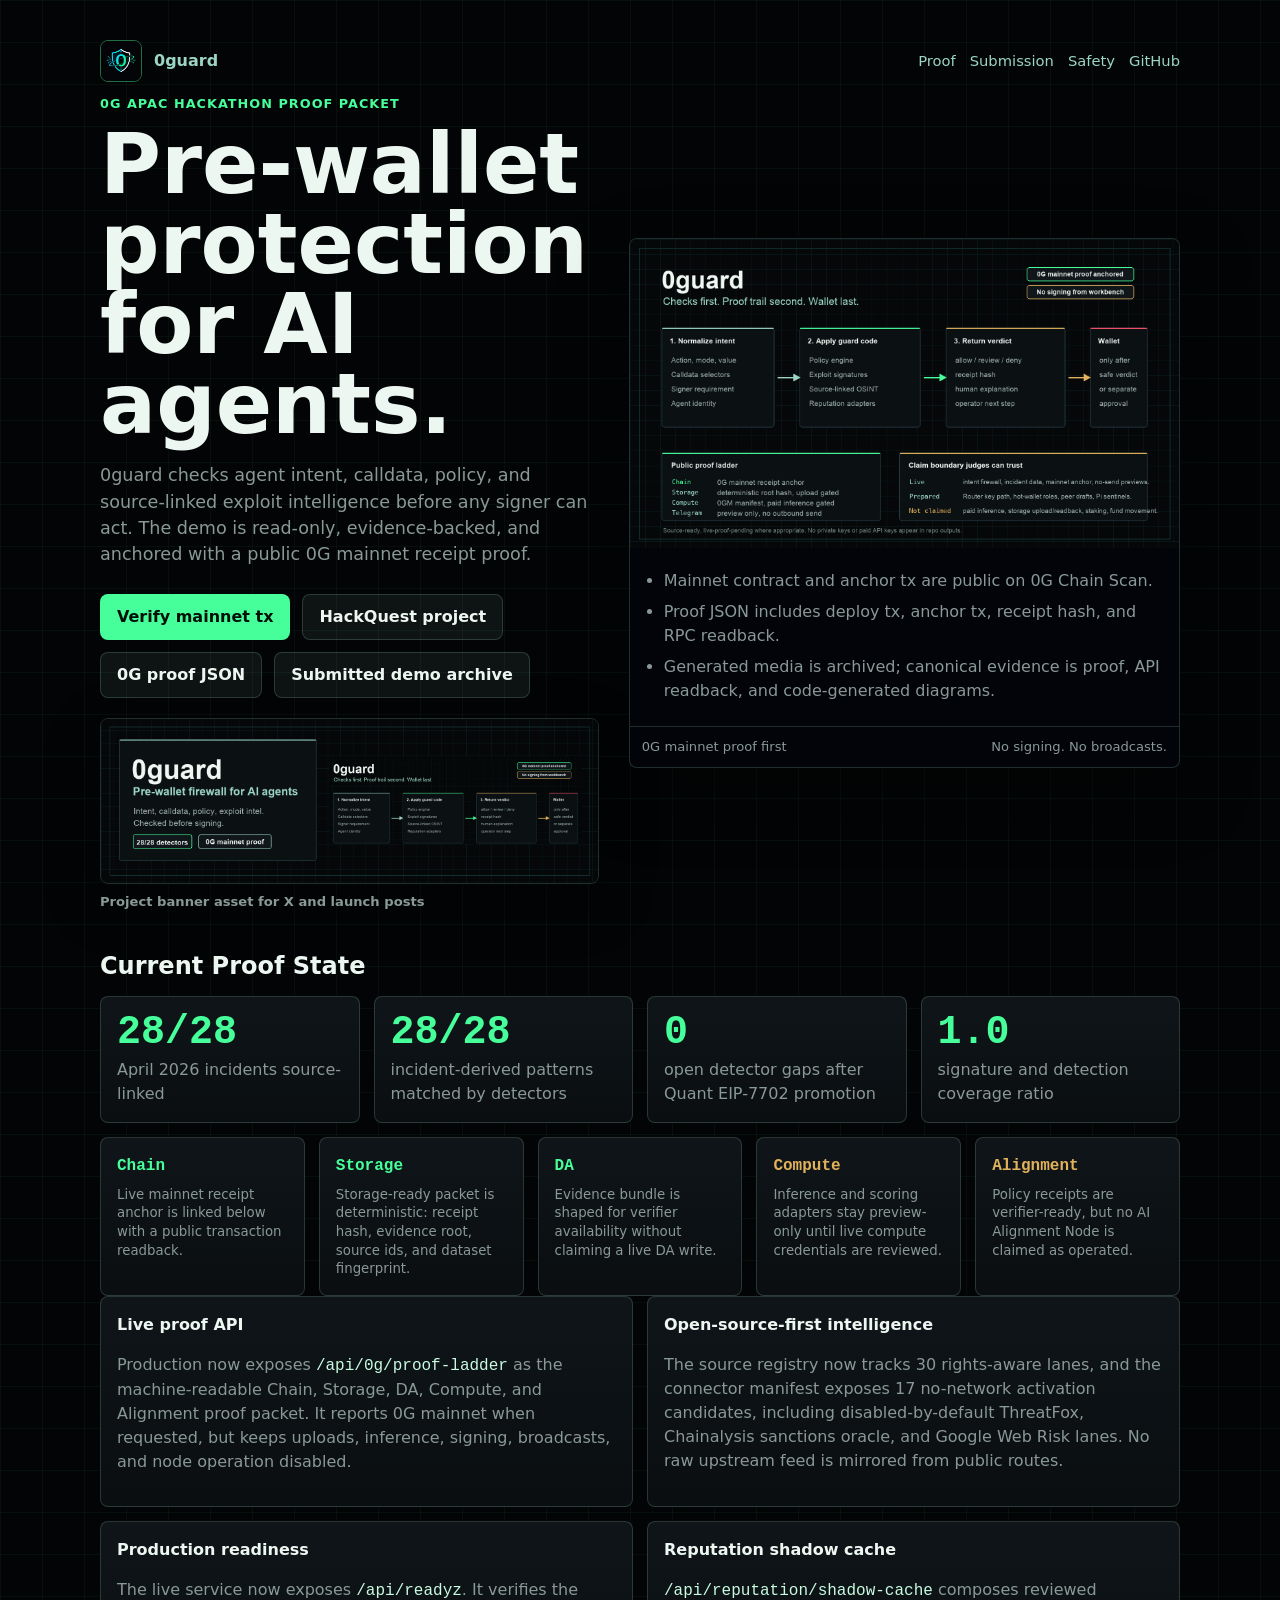
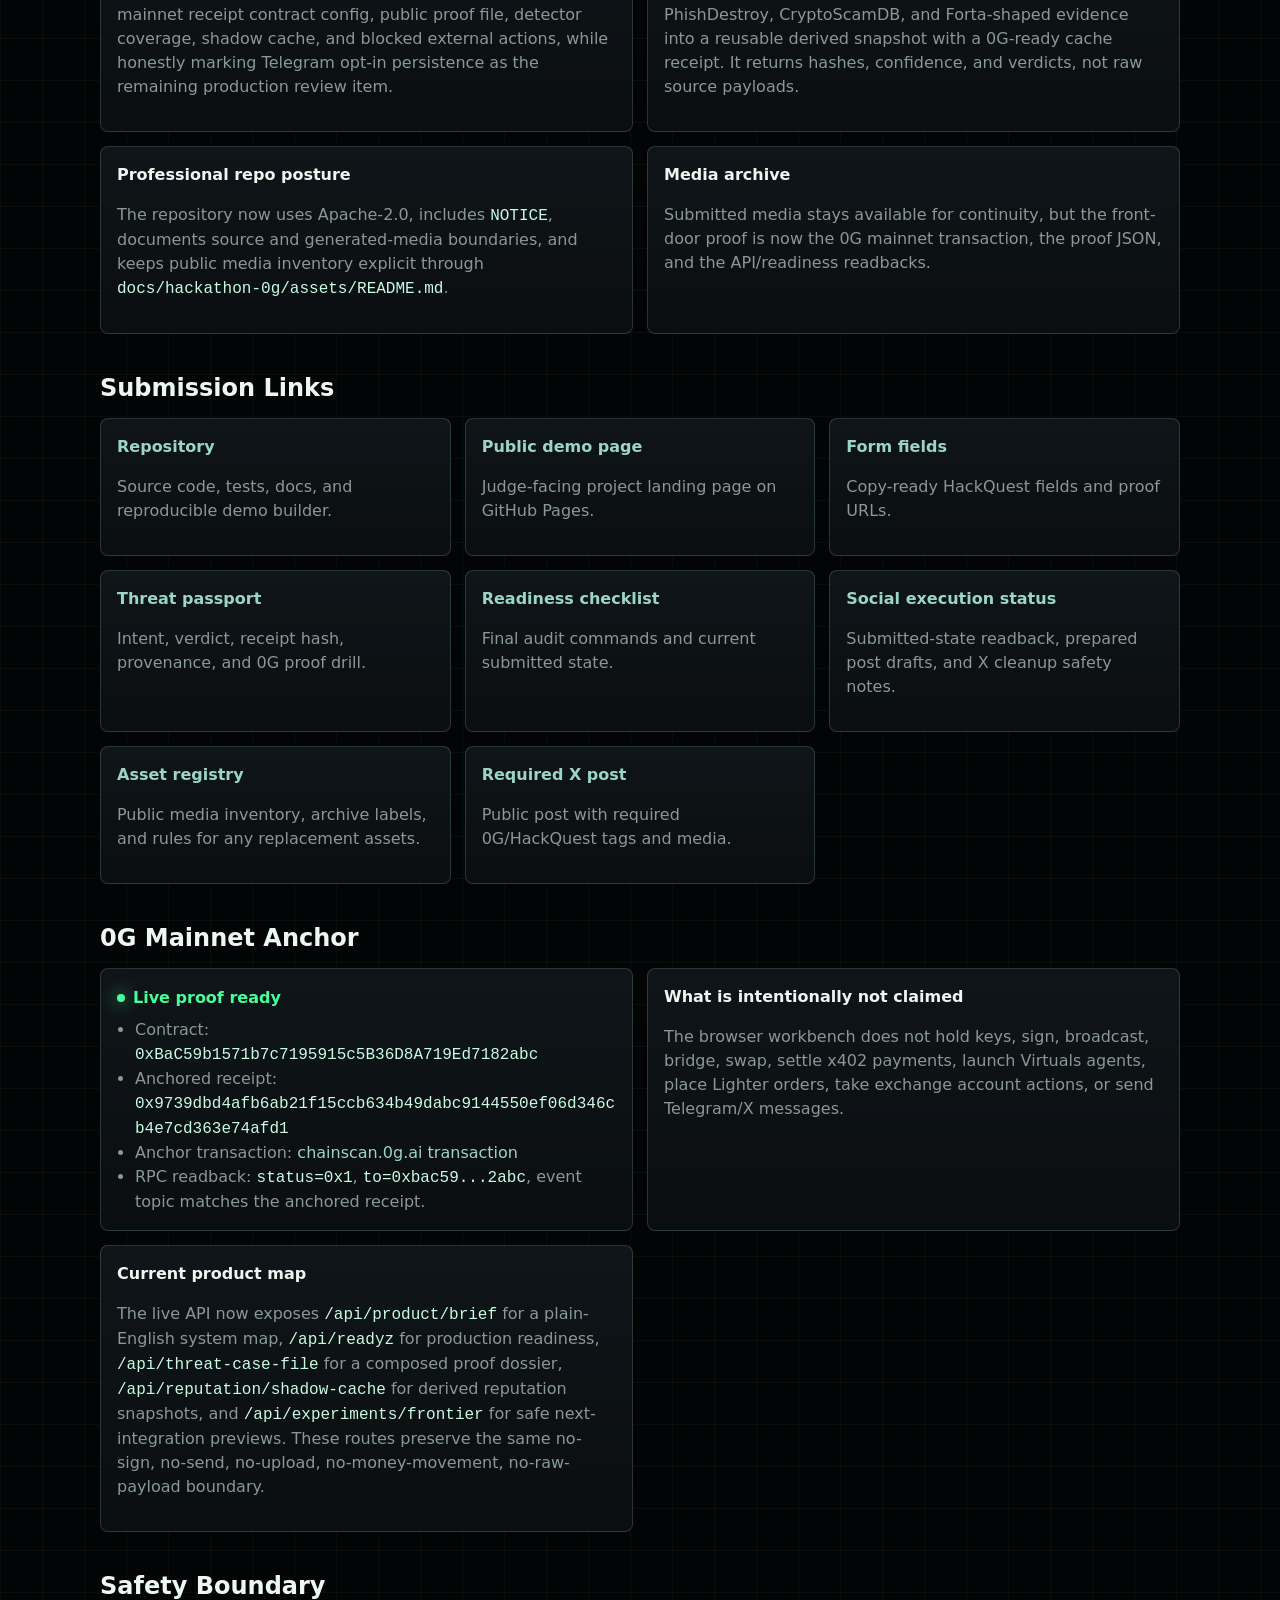
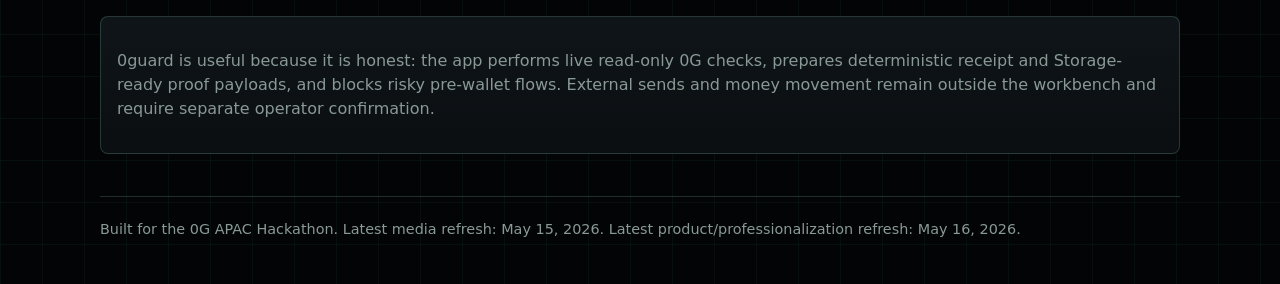
<file: docs/hackathon-0g/index.html>
<!doctype html>
<html lang="en">
  <head>
    <meta charset="utf-8" />
    <meta name="viewport" content="width=device-width, initial-scale=1" />
    <title>0guard HackQuest Proof Packet</title>
    <meta
      name="description"
      content="0guard HackQuest proof packet: 0G mainnet anchor, source-linked exploit intelligence, API readbacks, and read-only safety boundaries."
    />
    <style>
      :root {
        color-scheme: dark;
        --bg: #030405;
        --panel: #0b0f12;
        --panel-2: #10161a;
        --line: rgba(155, 213, 196, 0.2);
        --line-strong: rgba(70, 255, 154, 0.42);
        --text: #edf7f1;
        --muted: #899995;
        --cyan: #9bd5c4;
        --green: #46ff9a;
        --amber: #e2b25b;
        --red: #ff526b;
      }

      * { box-sizing: border-box; }
      body {
        margin: 0;
        font-family: Inter, ui-sans-serif, system-ui, -apple-system, BlinkMacSystemFont, "Segoe UI", sans-serif;
        background:
          linear-gradient(rgba(70, 255, 154, 0.045) 1px, transparent 1px),
          linear-gradient(90deg, rgba(70, 255, 154, 0.045) 1px, transparent 1px),
          var(--bg);
        background-size: 42px 42px, 42px 42px, auto;
        color: var(--text);
        line-height: 1.5;
      }

      a { color: var(--cyan); text-decoration: none; }
      a:hover { text-decoration: underline; }
      main { max-width: 1120px; margin: 0 auto; padding: 28px 20px 56px; }
      header {
        min-height: 84vh;
        display: grid;
        align-items: center;
        gap: 28px;
      }

      .nav {
        display: flex;
        align-items: center;
        justify-content: space-between;
        gap: 18px;
        padding: 12px 0;
      }
      .brand { display: flex; align-items: center; gap: 12px; font-weight: 850; }
      .brand img { width: 42px; height: 42px; border: 1px solid var(--line-strong); border-radius: 8px; }
      .nav-links { display: flex; flex-wrap: wrap; gap: 14px; color: var(--muted); font-size: 0.92rem; }

      .hero {
        display: grid;
        grid-template-columns: minmax(0, 0.95fr) minmax(360px, 1.05fr);
        gap: 30px;
        align-items: center;
      }
      .eyebrow {
        color: var(--green);
        font-size: 0.8rem;
        font-weight: 800;
        letter-spacing: 0.08em;
        text-transform: uppercase;
      }
      h1 {
        margin: 12px 0 14px;
        font-size: 5.2rem;
        line-height: 0.96;
        letter-spacing: 0;
      }
      .lede {
        max-width: 660px;
        color: var(--muted);
        font-size: 1.1rem;
      }
      .actions { display: flex; flex-wrap: wrap; gap: 12px; margin-top: 26px; }
      .btn {
        display: inline-flex;
        align-items: center;
        justify-content: center;
        min-height: 46px;
        padding: 0 16px;
        border-radius: 8px;
        border: 1px solid var(--line);
        background: rgba(155, 213, 196, 0.08);
        color: var(--text);
        font-weight: 800;
      }
      .btn.primary { background: var(--green); color: #031007; border-color: transparent; }

      .media-strip {
        display: grid;
        gap: 8px;
        margin-top: 20px;
        color: var(--muted);
        font-size: 0.82rem;
        font-weight: 750;
      }
      .media-strip img {
        width: min(100%, 520px);
        aspect-ratio: 3 / 1;
        object-fit: cover;
        border: 1px solid var(--line);
        border-radius: 8px;
        box-shadow: 0 18px 56px rgba(0, 0, 0, 0.28);
      }

      .proof-frame {
        border: 1px solid var(--line);
        border-radius: 8px;
        overflow: hidden;
        background: #020409;
        box-shadow: 0 24px 70px rgba(0, 0, 0, 0.34);
      }
      .proof-frame img {
        width: 100%;
        display: block;
        aspect-ratio: 16 / 9;
        object-fit: cover;
        background: #020409;
      }
      .proof-frame ul {
        margin: 0;
        padding: 14px 18px 16px 34px;
        color: var(--muted);
      }
      .proof-frame li { margin: 7px 0; }
      .proof-meta {
        display: flex;
        justify-content: space-between;
        flex-wrap: wrap;
        gap: 10px;
        padding: 10px 12px;
        color: var(--muted);
        font-size: 0.82rem;
        border-top: 1px solid var(--line);
      }
      .proof-meta span { min-width: max-content; }

      section { margin-top: 36px; }
      h2 { font-size: 1.5rem; margin: 0 0 12px; }
      .grid { display: grid; gap: 14px; }
      .metrics { grid-template-columns: repeat(4, minmax(0, 1fr)); }
      .links { grid-template-columns: repeat(3, minmax(0, 1fr)); }
      .proof { grid-template-columns: repeat(2, minmax(0, 1fr)); }
      .proof-ladder { grid-template-columns: repeat(5, minmax(0, 1fr)); margin-top: 14px; }
      .card {
        border: 1px solid var(--line);
        border-radius: 8px;
        background: linear-gradient(180deg, rgba(16, 22, 26, 0.94), rgba(11, 15, 18, 0.94));
        padding: 16px;
      }
      .metric strong {
        display: block;
        margin-bottom: 5px;
        font-family: ui-monospace, SFMono-Regular, Menlo, Monaco, Consolas, monospace;
        font-size: 2.5rem;
        line-height: 1;
        color: var(--green);
      }
      .metric span, .card p, .card li { color: var(--muted); }
      .metric.warn strong { color: var(--amber); }
      .metric.deny strong { color: var(--red); }
      .card h3 { margin: 0 0 8px; font-size: 1rem; }
      .ladder-step {
        min-height: 152px;
        display: grid;
        align-content: start;
        gap: 8px;
      }
      .ladder-step strong {
        font-family: ui-monospace, SFMono-Regular, Menlo, Monaco, Consolas, monospace;
        color: var(--green);
      }
      .ladder-step small {
        color: var(--muted);
        line-height: 1.4;
      }
      .ladder-step[data-state="gated"] strong { color: var(--amber); }
      ul { margin: 8px 0 0; padding-left: 18px; }
      code {
        color: #c8fbe0;
        font-family: ui-monospace, SFMono-Regular, Menlo, Monaco, Consolas, monospace;
        word-break: break-word;
      }

      .status {
        display: inline-flex;
        align-items: center;
        gap: 8px;
        color: var(--green);
        font-weight: 850;
      }
      .status::before {
        content: "";
        width: 8px;
        height: 8px;
        border-radius: 50%;
        background: var(--green);
        box-shadow: 0 0 18px var(--green);
      }

      footer {
        margin-top: 42px;
        padding-top: 22px;
        border-top: 1px solid var(--line);
        color: var(--muted);
        font-size: 0.9rem;
      }

      @media (max-width: 860px) {
        header { min-height: auto; padding-top: 18px; }
        .hero, .metrics, .links, .proof, .proof-ladder { grid-template-columns: 1fr; }
        .nav { align-items: flex-start; flex-direction: column; }
        .video-meta span { min-width: 0; flex: 1 1 150px; }
        h1 { font-size: 3rem; }
        .metric strong { font-size: 2rem; }
      }
    </style>
  </head>
  <body>
    <main>
      <nav class="nav" aria-label="Proof packet navigation">
        <a class="brand" href="../">
          <img src="assets/0guard-logo.png" alt="" />
          <span>0guard</span>
        </a>
        <div class="nav-links">
          <a href="#proof">Proof</a>
          <a href="#submission">Submission</a>
          <a href="#safety">Safety</a>
          <a href="https://github.com/arigatoexpress/0guard">GitHub</a>
        </div>
      </nav>

      <header>
        <div class="hero">
          <div>
            <div class="eyebrow">0G APAC Hackathon Proof Packet</div>
            <h1>Pre-wallet protection for AI agents.</h1>
            <p class="lede">
              0guard checks agent intent, calldata, policy, and source-linked exploit intelligence before any signer can act. The demo is read-only, evidence-backed, and anchored with a public 0G mainnet receipt proof.
            </p>
            <div class="actions">
              <a class="btn primary" href="https://chainscan.0g.ai/tx/0x64ff260ccd02aa69fc18d5727eb4530d8774003bc7df63ec7d5cda036fc438ed">Verify mainnet tx</a>
              <a class="btn" href="https://www.hackquest.io/projects/0guard">HackQuest project</a>
              <a class="btn" href="mainnet-proof.json">0G proof JSON</a>
              <a class="btn" href="assets/0guard-hackquest-demo-final.mp4">Submitted demo archive</a>
            </div>
            <a class="media-strip" href="assets/0guard-x-banner.png">
              <img src="assets/0guard-x-banner.png" alt="0guard social banner preview" />
              <span>Project banner asset for X and launch posts</span>
            </a>
          </div>
          <div class="proof-frame" aria-label="0guard mainnet proof summary">
            <img src="assets/0guard-proof-architecture.png" alt="0guard proof architecture diagram" />
            <ul>
              <li>Mainnet contract and anchor tx are public on 0G Chain Scan.</li>
              <li>Proof JSON includes deploy tx, anchor tx, receipt hash, and RPC readback.</li>
              <li>Generated media is archived; canonical evidence is proof, API readback, and code-generated diagrams.</li>
            </ul>
            <div class="proof-meta">
              <span>0G mainnet proof first</span>
              <span>No signing. No broadcasts.</span>
            </div>
          </div>
        </div>
      </header>

      <section id="proof">
        <h2>Current Proof State</h2>
        <div class="grid metrics">
          <div class="card metric">
            <strong>28/28</strong>
            <span>April 2026 incidents source-linked</span>
          </div>
          <div class="card metric">
            <strong>28/28</strong>
            <span>incident-derived patterns matched by detectors</span>
          </div>
          <div class="card metric">
            <strong>0</strong>
            <span>open detector gaps after Quant EIP-7702 promotion</span>
          </div>
          <div class="card metric">
            <strong>1.0</strong>
            <span>signature and detection coverage ratio</span>
          </div>
        </div>
        <div class="grid proof-ladder" aria-label="0G proof ladder">
          <div class="card ladder-step">
            <strong>Chain</strong>
            <small>Live mainnet receipt anchor is linked below with a public transaction readback.</small>
          </div>
          <div class="card ladder-step">
            <strong>Storage</strong>
            <small>Storage-ready packet is deterministic: receipt hash, evidence root, source ids, and dataset fingerprint.</small>
          </div>
          <div class="card ladder-step">
            <strong>DA</strong>
            <small>Evidence bundle is shaped for verifier availability without claiming a live DA write.</small>
          </div>
          <div class="card ladder-step" data-state="gated">
            <strong>Compute</strong>
            <small>Inference and scoring adapters stay preview-only until live compute credentials are reviewed.</small>
          </div>
          <div class="card ladder-step" data-state="gated">
            <strong>Alignment</strong>
            <small>Policy receipts are verifier-ready, but no AI Alignment Node is claimed as operated.</small>
          </div>
        </div>
        <div class="grid proof">
          <div class="card">
            <h3>Live proof API</h3>
            <p>
              Production now exposes <code>/api/0g/proof-ladder</code> as the machine-readable Chain, Storage, DA, Compute, and Alignment proof packet. It reports 0G mainnet when requested, but keeps uploads, inference, signing, broadcasts, and node operation disabled.
            </p>
          </div>
          <div class="card">
            <h3>Open-source-first intelligence</h3>
            <p>
              The source registry now tracks 30 rights-aware lanes, and the connector manifest exposes 17 no-network activation candidates, including disabled-by-default ThreatFox, Chainalysis sanctions oracle, and Google Web Risk lanes. No raw upstream feed is mirrored from public routes.
            </p>
          </div>
          <div class="card">
            <h3>Production readiness</h3>
            <p>
              The live service now exposes <code>/api/readyz</code>. It verifies the mainnet receipt contract config, public proof file, detector coverage, shadow cache, and blocked external actions, while honestly marking Telegram opt-in persistence as the remaining production review item.
            </p>
          </div>
          <div class="card">
            <h3>Reputation shadow cache</h3>
            <p>
              <code>/api/reputation/shadow-cache</code> composes reviewed PhishDestroy, CryptoScamDB, and Forta-shaped evidence into a reusable derived snapshot with a 0G-ready cache receipt. It returns hashes, confidence, and verdicts, not raw source payloads.
            </p>
          </div>
          <div class="card">
            <h3>Professional repo posture</h3>
            <p>
              The repository now uses Apache-2.0, includes <code>NOTICE</code>, documents source and generated-media boundaries, and keeps public media inventory explicit through <code>docs/hackathon-0g/assets/README.md</code>.
            </p>
          </div>
          <div class="card">
            <h3>Media archive</h3>
            <p>
              Submitted media stays available for continuity, but the front-door proof is now the 0G mainnet transaction, the proof JSON, and the API/readiness readbacks.
            </p>
          </div>
        </div>
      </section>

      <section id="submission">
        <h2>Submission Links</h2>
        <div class="grid links">
          <a class="card" href="https://github.com/arigatoexpress/0guard">
            <h3>Repository</h3>
            <p>Source code, tests, docs, and reproducible demo builder.</p>
          </a>
          <a class="card" href="../">
            <h3>Public demo page</h3>
            <p>Judge-facing project landing page on GitHub Pages.</p>
          </a>
          <a class="card" href="submission-form-fields.md">
            <h3>Form fields</h3>
            <p>Copy-ready HackQuest fields and proof URLs.</p>
          </a>
          <a class="card" href="threat-receipt-passport.md">
            <h3>Threat passport</h3>
            <p>Intent, verdict, receipt hash, provenance, and 0G proof drill.</p>
          </a>
          <a class="card" href="final-submission-checklist.md">
            <h3>Readiness checklist</h3>
            <p>Final audit commands and current submitted state.</p>
          </a>
          <a class="card" href="social-execution-status-2026-05-16.md">
            <h3>Social execution status</h3>
            <p>Submitted-state readback, prepared post drafts, and X cleanup safety notes.</p>
          </a>
          <a class="card" href="assets/README.md">
            <h3>Asset registry</h3>
            <p>Public media inventory, archive labels, and rules for any replacement assets.</p>
          </a>
          <a class="card" href="https://x.com/rariwrldd/status/2054779961425461542">
            <h3>Required X post</h3>
            <p>Public post with required 0G/HackQuest tags and media.</p>
          </a>
        </div>
      </section>

      <section>
        <h2>0G Mainnet Anchor</h2>
        <div class="grid proof">
          <div class="card">
            <h3><span class="status">Live proof ready</span></h3>
            <ul>
              <li>Contract: <code>0xBaC59b1571b7c7195915c5B36D8A719Ed7182abc</code></li>
              <li>Anchored receipt: <code>0x9739dbd4afb6ab21f15ccb634b49dabc9144550ef06d346cb4e7cd363e74afd1</code></li>
              <li>Anchor transaction: <a href="https://chainscan.0g.ai/tx/0x64ff260ccd02aa69fc18d5727eb4530d8774003bc7df63ec7d5cda036fc438ed">chainscan.0g.ai transaction</a></li>
              <li>RPC readback: <code>status=0x1</code>, <code>to=0xbac59...2abc</code>, event topic matches the anchored receipt.</li>
            </ul>
          </div>
          <div class="card">
            <h3>What is intentionally not claimed</h3>
            <p>
              The browser workbench does not hold keys, sign, broadcast, bridge, swap, settle x402 payments, launch Virtuals agents, place Lighter orders, take exchange account actions, or send Telegram/X messages.
            </p>
          </div>
          <div class="card">
            <h3>Current product map</h3>
            <p>
              The live API now exposes <code>/api/product/brief</code> for a plain-English system map, <code>/api/readyz</code> for production readiness, <code>/api/threat-case-file</code> for a composed proof dossier, <code>/api/reputation/shadow-cache</code> for derived reputation snapshots, and <code>/api/experiments/frontier</code> for safe next-integration previews. These routes preserve the same no-sign, no-send, no-upload, no-money-movement, no-raw-payload boundary.
            </p>
          </div>
        </div>
      </section>

      <section id="safety">
        <h2>Safety Boundary</h2>
        <div class="card">
          <p>
            0guard is useful because it is honest: the app performs live read-only 0G checks, prepares deterministic receipt and Storage-ready proof payloads, and blocks risky pre-wallet flows. External sends and money movement remain outside the workbench and require separate operator confirmation.
          </p>
        </div>
      </section>

      <footer>
        Built for the 0G APAC Hackathon. Latest media refresh: May 15, 2026. Latest product/professionalization refresh: May 16, 2026.
      </footer>
    </main>
  </body>
</html>
</file>
